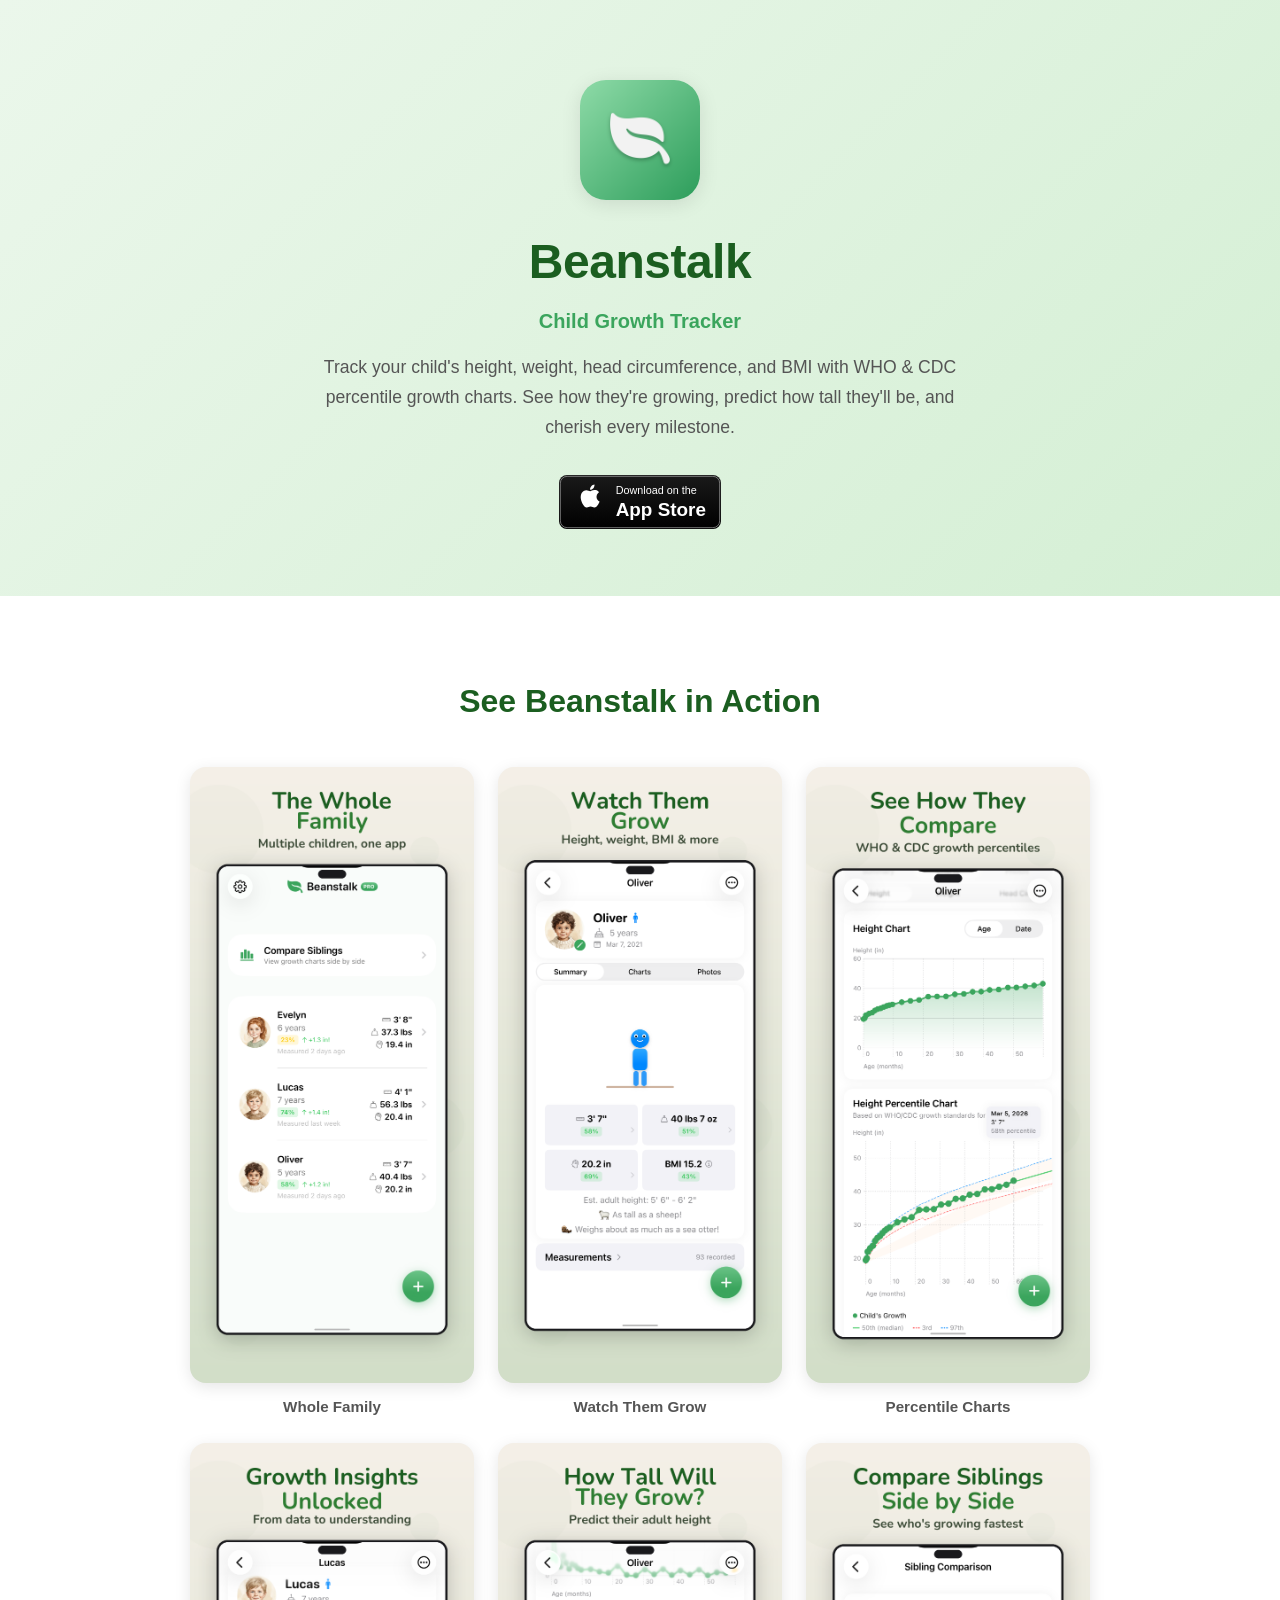
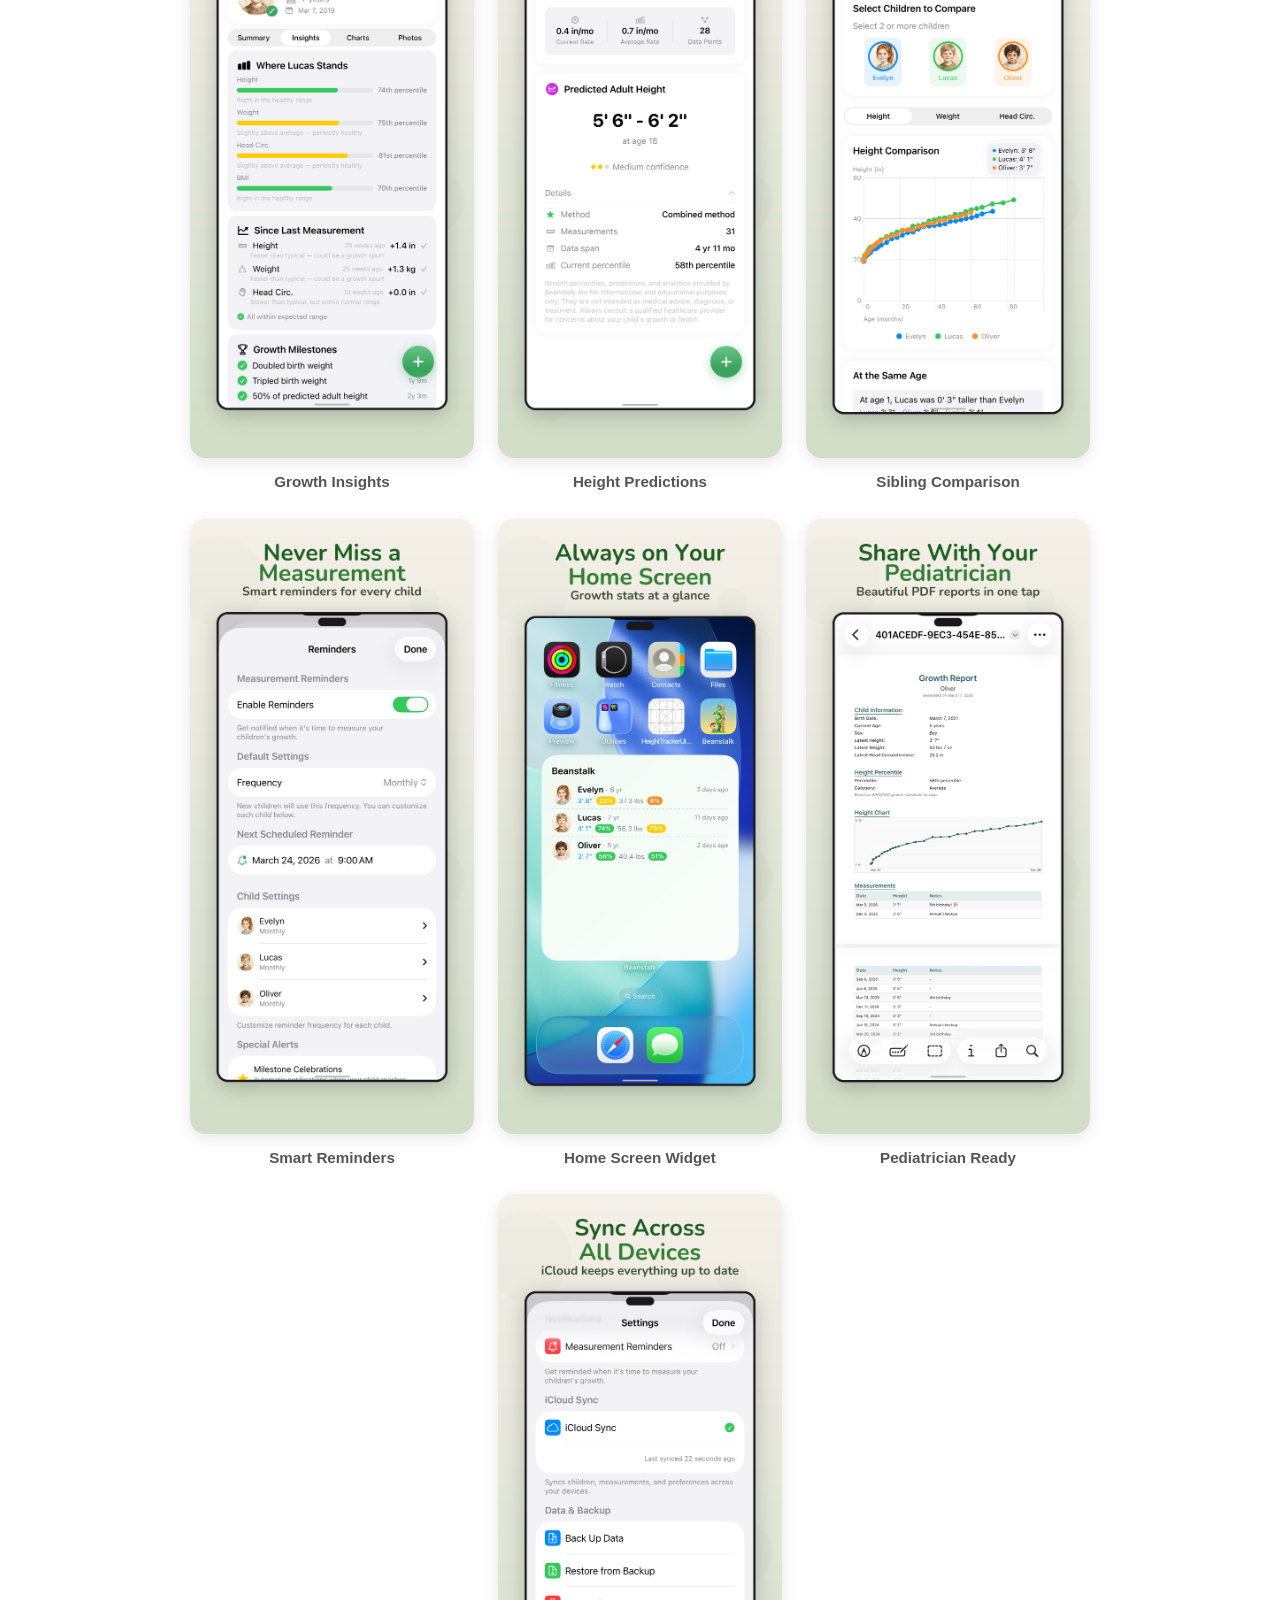
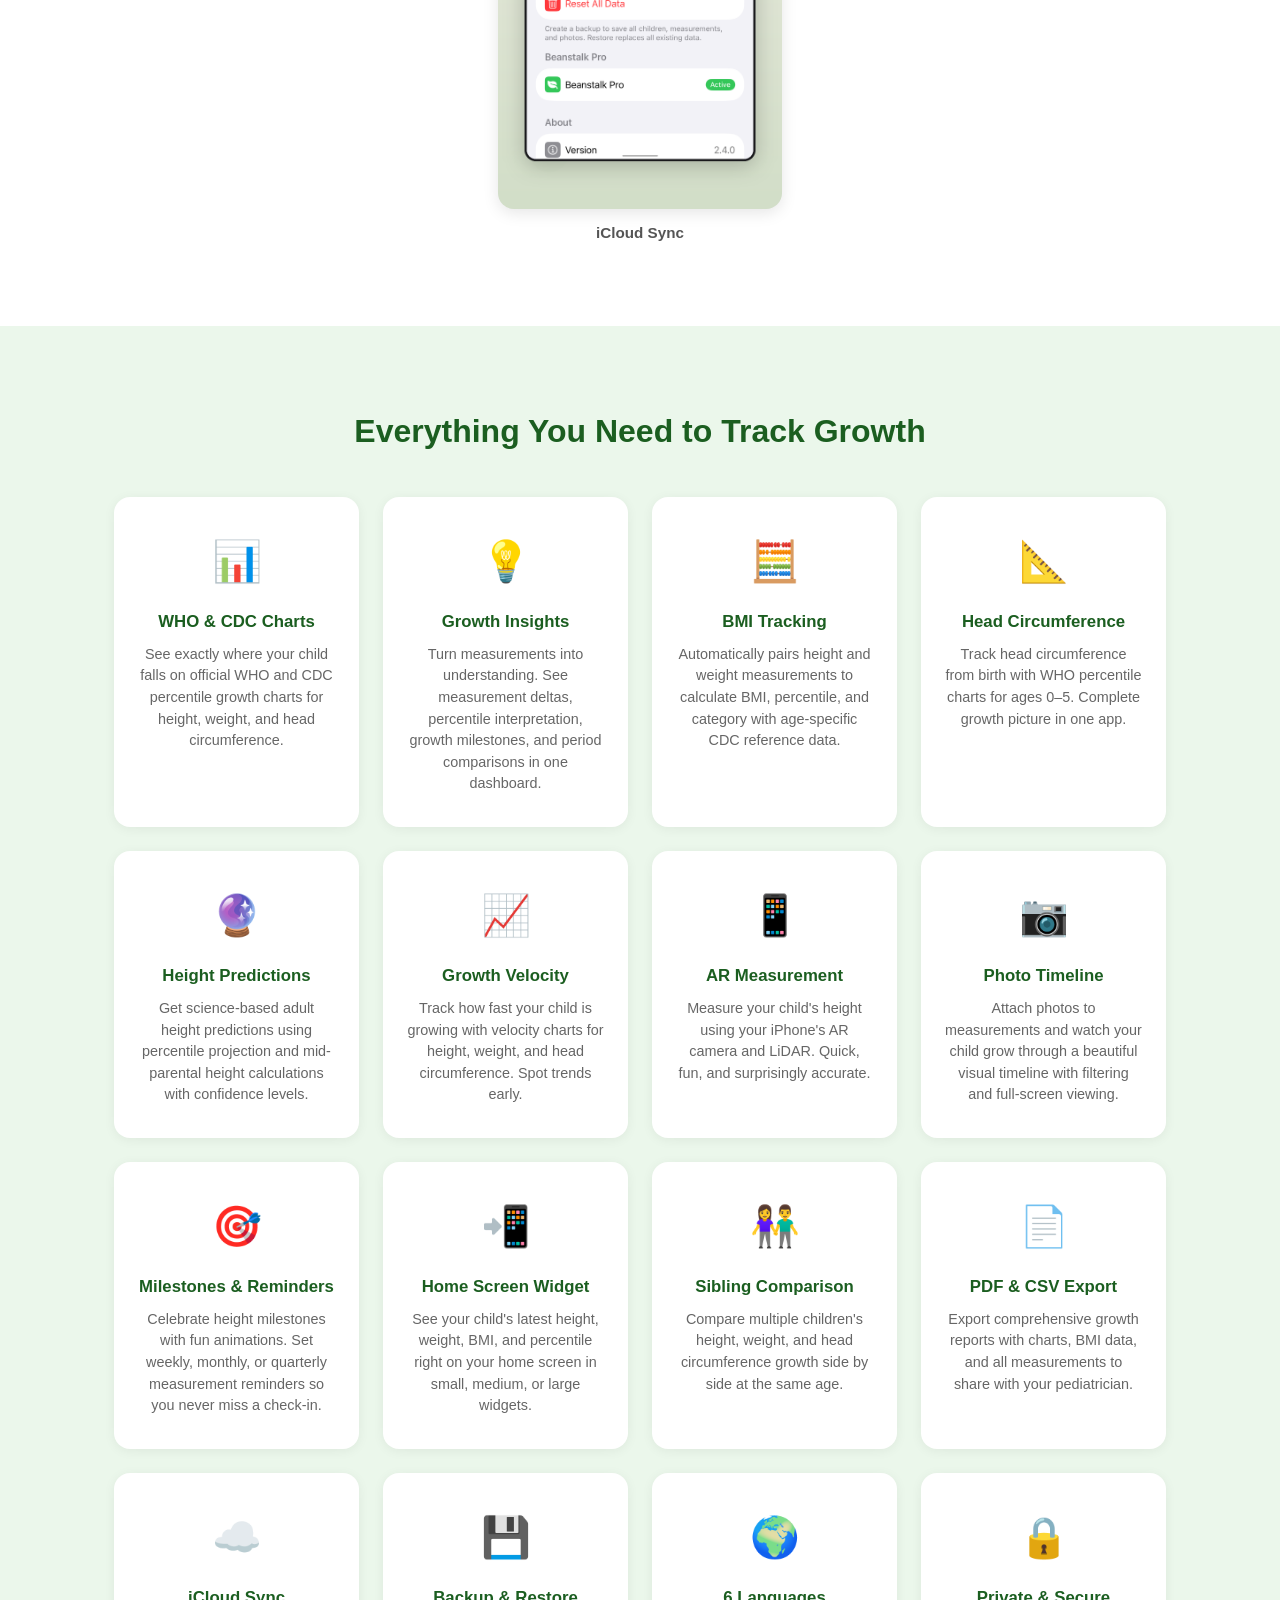
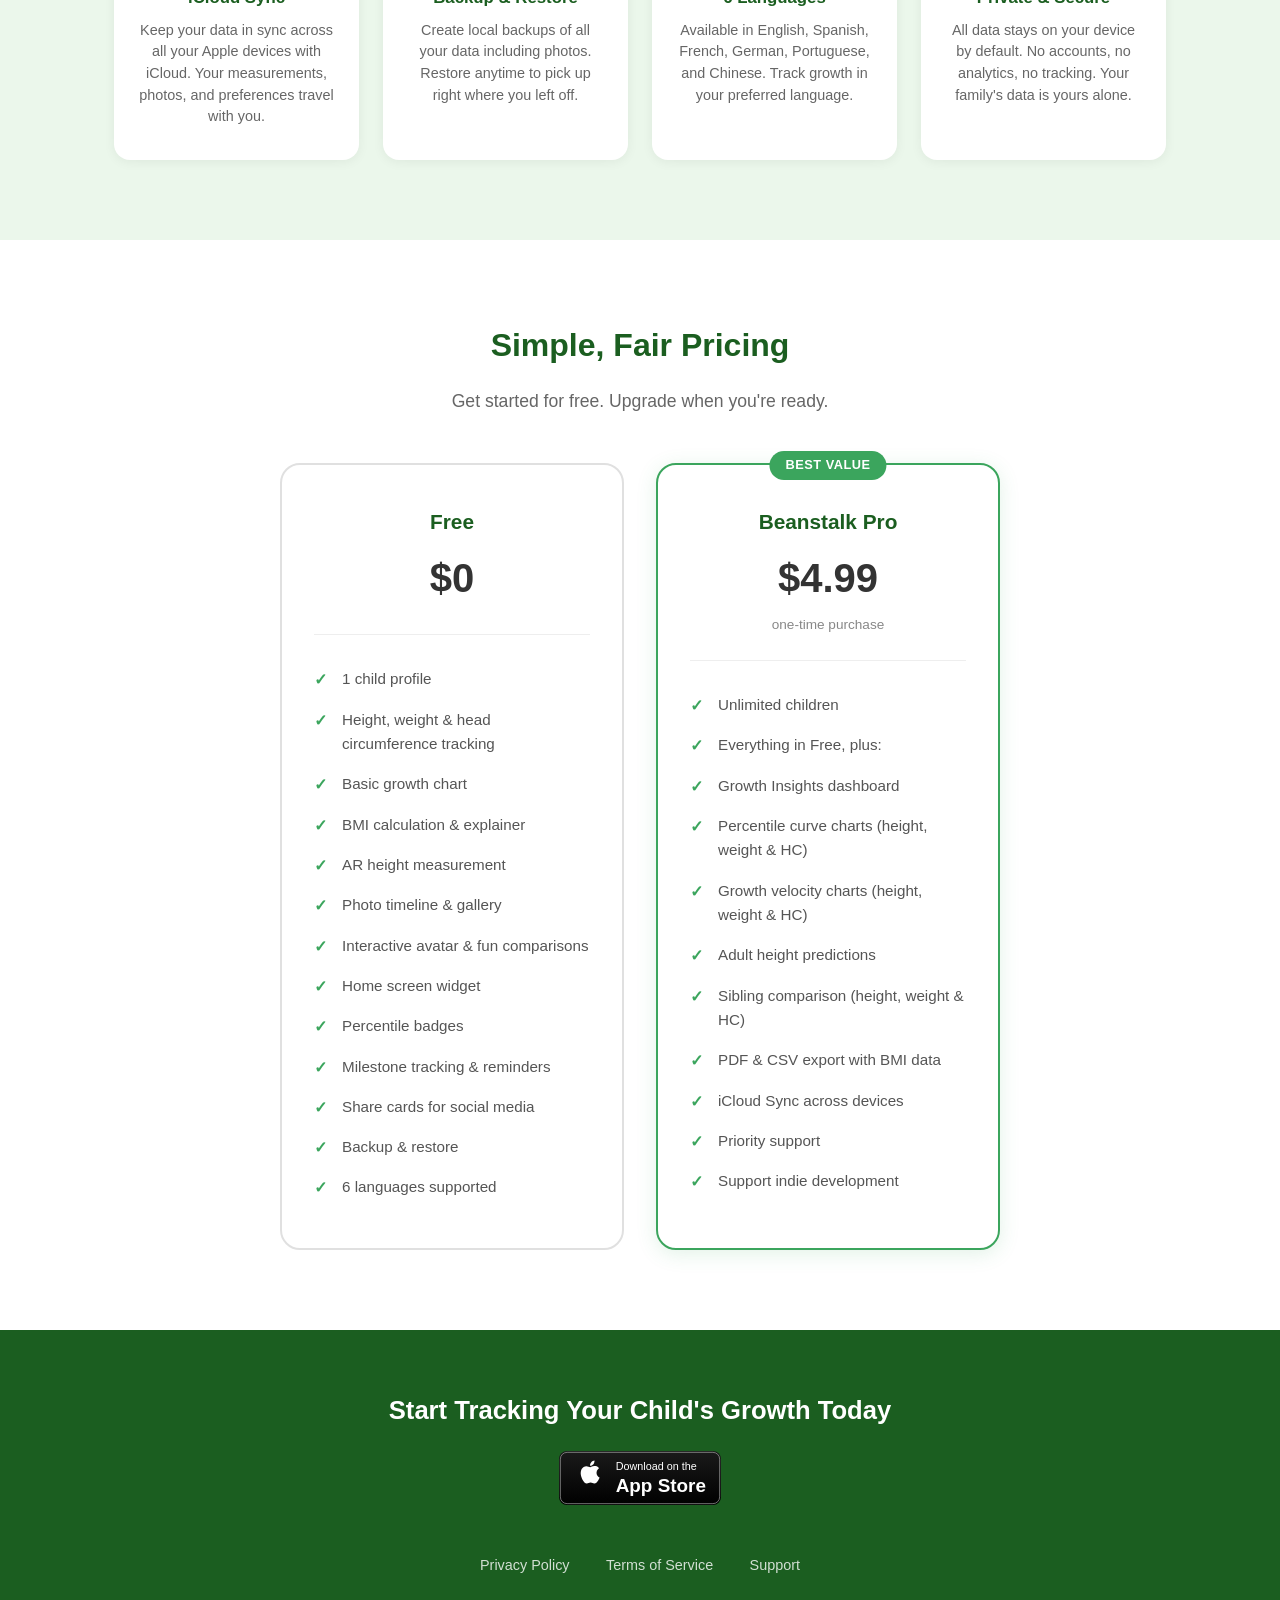
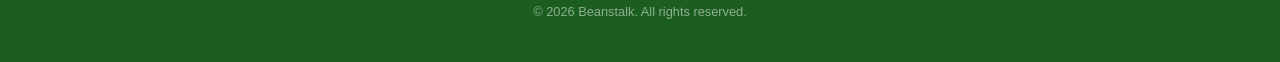
<file: index.html>
<!DOCTYPE html>
<html lang="en">
<head>
    <meta charset="UTF-8">
    <meta name="viewport" content="width=device-width, initial-scale=1.0">

    <title>Beanstalk - Child Growth Tracker | Height, Weight, Head Circumference &amp; BMI | WHO &amp; CDC Charts</title>
    <meta name="description" content="Track your child's height, weight, head circumference, and BMI with WHO & CDC percentile growth charts. Beanstalk offers Growth Insights, AR measurement, growth predictions, velocity charts, sibling comparison, photo timeline, milestones, iCloud Sync, and more. Free for iOS.">
    <meta name="keywords" content="child growth tracker, baby growth chart, height tracker, weight tracker, head circumference tracker, BMI tracker, WHO percentile, CDC growth chart, kids height, baby weight tracker, growth prediction, AR height measurement, pediatric growth, growth velocity, baby milestones, sibling comparison, child development, growth insights, iCloud sync, pediatrician report">
    <meta name="author" content="Beanstalk App">

    <!-- Open Graph -->
    <meta property="og:title" content="Beanstalk - Child Growth Tracker">
    <meta property="og:description" content="Track your child's height, weight, head circumference, and BMI with WHO & CDC percentile charts, Growth Insights, AR measurement, growth predictions, velocity charts, iCloud Sync, and more.">
    <meta property="og:type" content="website">
    <meta property="og:url" content="https://sudhanne-maker.github.io/sprout-child-growth-tracker-website/">
    <meta property="og:image" content="https://sudhanne-maker.github.io/sprout-child-growth-tracker-website/images/og-image.png">
    <meta property="og:site_name" content="Beanstalk - Child Growth Tracker">

    <!-- Twitter Card -->
    <meta name="twitter:card" content="summary_large_image">
    <meta name="twitter:title" content="Beanstalk - Child Growth Tracker">
    <meta name="twitter:description" content="Track your child's height, weight, head circumference, and BMI with WHO & CDC percentile charts, Growth Insights, AR measurement, growth predictions, velocity charts, iCloud Sync, and more.">
    <meta name="twitter:image" content="https://sudhanne-maker.github.io/sprout-child-growth-tracker-website/images/og-image.png">

    <!-- Smart App Banner -->
    <meta name="apple-itunes-app" content="app-id=6758862095">

    <!-- Favicon -->
    <link rel="icon" type="image/png" href="images/app-icon.png">
    <link rel="apple-touch-icon" href="images/app-icon.png">

    <!-- Canonical URL -->
    <link rel="canonical" href="https://sudhanne-maker.github.io/sprout-child-growth-tracker-website/">

    <!-- Stylesheet -->
    <link rel="stylesheet" href="css/style.css">

    <!-- Schema.org Structured Data -->
    <script type="application/ld+json">
    {
        "@context": "https://schema.org",
        "@type": "SoftwareApplication",
        "name": "Beanstalk - Child Growth Tracker",
        "operatingSystem": "iOS",
        "applicationCategory": "HealthApplication",
        "description": "Track your child's height, weight, head circumference, and BMI with WHO & CDC percentile growth charts. Features Growth Insights, AR measurement, growth predictions, velocity charts, sibling comparison, photo timeline, milestones, iCloud Sync, and more.",
        "offers": [
            {
                "@type": "Offer",
                "price": "0",
                "priceCurrency": "USD",
                "description": "Free version with core tracking features"
            },
            {
                "@type": "Offer",
                "price": "4.99",
                "priceCurrency": "USD",
                "description": "Beanstalk Pro with unlimited children, advanced charts, and export"
            }
        ],
        "downloadUrl": "https://apps.apple.com/us/app/sprout-height-tracker/id6758862095",
        "screenshot": "https://sudhanne-maker.github.io/sprout-child-growth-tracker-website/images/screenshot-1.png",
        "aggregateRating": {
            "@type": "AggregateRating",
            "ratingValue": "5.0",
            "ratingCount": "1"
        }
    }
    </script>
</head>
<body>

    <!-- Header / Hero -->
    <header class="hero">
        <div class="container">
            <div class="hero-content">
                <img src="images/app-icon.png" alt="Beanstalk App Icon" class="app-icon" width="120" height="120">
                <h1>Beanstalk</h1>
                <p class="subtitle">Child Growth Tracker</p>
                <p class="tagline">Track your child's height, weight, head circumference, and BMI with WHO &amp; CDC percentile growth charts. See how they're growing, predict how tall they'll be, and cherish every milestone.</p>
                <a href="https://apps.apple.com/us/app/sprout-height-tracker/id6758862095" class="app-store-badge" aria-label="Download on the App Store">
                    <img src="images/app-store-badge.svg" alt="Download on the App Store" height="54">
                </a>
            </div>
        </div>
    </header>

    <main>

        <!-- Screenshots -->
        <section class="screenshots" aria-label="App Screenshots">
            <div class="container">
                <h2>See Beanstalk in Action</h2>
                <div class="screenshot-grid">
                    <div class="screenshot-item">
                        <img src="images/screenshot-1.png" alt="Track multiple children in one app" loading="lazy">
                        <p>Whole Family</p>
                    </div>
                    <div class="screenshot-item">
                        <img src="images/screenshot-2.png" alt="Track your child's growth over time" loading="lazy">
                        <p>Watch Them Grow</p>
                    </div>
                    <div class="screenshot-item">
                        <img src="images/screenshot-3.png" alt="WHO and CDC percentile growth charts" loading="lazy">
                        <p>Percentile Charts</p>
                    </div>
                    <div class="screenshot-item">
                        <img src="images/screenshot-4.png" alt="Growth insights dashboard with measurement deltas and percentile interpretation" loading="lazy">
                        <p>Growth Insights</p>
                    </div>
                    <div class="screenshot-item">
                        <img src="images/screenshot-5.png" alt="Adult height prediction for your child" loading="lazy">
                        <p>Height Predictions</p>
                    </div>
                    <div class="screenshot-item">
                        <img src="images/screenshot-6.png" alt="Compare siblings side by side" loading="lazy">
                        <p>Sibling Comparison</p>
                    </div>
                    <div class="screenshot-item">
                        <img src="images/screenshot-7.png" alt="Smart measurement reminders" loading="lazy">
                        <p>Smart Reminders</p>
                    </div>
                    <div class="screenshot-item">
                        <img src="images/screenshot-8.png" alt="Home screen widget showing growth at a glance" loading="lazy">
                        <p>Home Screen Widget</p>
                    </div>
                    <div class="screenshot-item">
                        <img src="images/screenshot-9.png" alt="Export growth reports for pediatrician visits" loading="lazy">
                        <p>Pediatrician Ready</p>
                    </div>
                    <div class="screenshot-item">
                        <img src="images/screenshot-10.png" alt="iCloud Sync across all your devices" loading="lazy">
                        <p>iCloud Sync</p>
                    </div>
                </div>
            </div>
        </section>

        <!-- Features -->
        <section class="features" aria-label="Features">
            <div class="container">
                <h2>Everything You Need to Track Growth</h2>
                <div class="features-grid">
                    <div class="feature-card">
                        <div class="feature-icon" aria-hidden="true">&#x1F4CA;</div>
                        <h3>WHO &amp; CDC Charts</h3>
                        <p>See exactly where your child falls on official WHO and CDC percentile growth charts for height, weight, and head circumference.</p>
                    </div>
                    <div class="feature-card">
                        <div class="feature-icon" aria-hidden="true">&#x1F4A1;</div>
                        <h3>Growth Insights</h3>
                        <p>Turn measurements into understanding. See measurement deltas, percentile interpretation, growth milestones, and period comparisons in one dashboard.</p>
                    </div>
                    <div class="feature-card">
                        <div class="feature-icon" aria-hidden="true">&#x1F9EE;</div>
                        <h3>BMI Tracking</h3>
                        <p>Automatically pairs height and weight measurements to calculate BMI, percentile, and category with age-specific CDC reference data.</p>
                    </div>
                    <div class="feature-card">
                        <div class="feature-icon" aria-hidden="true">&#x1F4D0;</div>
                        <h3>Head Circumference</h3>
                        <p>Track head circumference from birth with WHO percentile charts for ages 0&ndash;5. Complete growth picture in one app.</p>
                    </div>
                    <div class="feature-card">
                        <div class="feature-icon" aria-hidden="true">&#x1F52E;</div>
                        <h3>Height Predictions</h3>
                        <p>Get science-based adult height predictions using percentile projection and mid-parental height calculations with confidence levels.</p>
                    </div>
                    <div class="feature-card">
                        <div class="feature-icon" aria-hidden="true">&#x1F4C8;</div>
                        <h3>Growth Velocity</h3>
                        <p>Track how fast your child is growing with velocity charts for height, weight, and head circumference. Spot trends early.</p>
                    </div>
                    <div class="feature-card">
                        <div class="feature-icon" aria-hidden="true">&#x1F4F1;</div>
                        <h3>AR Measurement</h3>
                        <p>Measure your child's height using your iPhone's AR camera and LiDAR. Quick, fun, and surprisingly accurate.</p>
                    </div>
                    <div class="feature-card">
                        <div class="feature-icon" aria-hidden="true">&#x1F4F7;</div>
                        <h3>Photo Timeline</h3>
                        <p>Attach photos to measurements and watch your child grow through a beautiful visual timeline with filtering and full-screen viewing.</p>
                    </div>
                    <div class="feature-card">
                        <div class="feature-icon" aria-hidden="true">&#x1F3AF;</div>
                        <h3>Milestones &amp; Reminders</h3>
                        <p>Celebrate height milestones with fun animations. Set weekly, monthly, or quarterly measurement reminders so you never miss a check-in.</p>
                    </div>
                    <div class="feature-card">
                        <div class="feature-icon" aria-hidden="true">&#x1F4F2;</div>
                        <h3>Home Screen Widget</h3>
                        <p>See your child's latest height, weight, BMI, and percentile right on your home screen in small, medium, or large widgets.</p>
                    </div>
                    <div class="feature-card">
                        <div class="feature-icon" aria-hidden="true">&#x1F46B;</div>
                        <h3>Sibling Comparison</h3>
                        <p>Compare multiple children's height, weight, and head circumference growth side by side at the same age.</p>
                    </div>
                    <div class="feature-card">
                        <div class="feature-icon" aria-hidden="true">&#x1F4C4;</div>
                        <h3>PDF &amp; CSV Export</h3>
                        <p>Export comprehensive growth reports with charts, BMI data, and all measurements to share with your pediatrician.</p>
                    </div>
                    <div class="feature-card">
                        <div class="feature-icon" aria-hidden="true">&#x2601;&#xFE0F;</div>
                        <h3>iCloud Sync</h3>
                        <p>Keep your data in sync across all your Apple devices with iCloud. Your measurements, photos, and preferences travel with you.</p>
                    </div>
                    <div class="feature-card">
                        <div class="feature-icon" aria-hidden="true">&#x1F4BE;</div>
                        <h3>Backup &amp; Restore</h3>
                        <p>Create local backups of all your data including photos. Restore anytime to pick up right where you left off.</p>
                    </div>
                    <div class="feature-card">
                        <div class="feature-icon" aria-hidden="true">&#x1F30D;</div>
                        <h3>6 Languages</h3>
                        <p>Available in English, Spanish, French, German, Portuguese, and Chinese. Track growth in your preferred language.</p>
                    </div>
                    <div class="feature-card">
                        <div class="feature-icon" aria-hidden="true">&#x1F512;</div>
                        <h3>Private &amp; Secure</h3>
                        <p>All data stays on your device by default. No accounts, no analytics, no tracking. Your family's data is yours alone.</p>
                    </div>
                </div>
            </div>
        </section>

        <!-- Pricing -->
        <section class="pricing" aria-label="Pricing">
            <div class="container">
                <h2>Simple, Fair Pricing</h2>
                <p class="pricing-subtitle">Get started for free. Upgrade when you're ready.</p>
                <div class="pricing-grid">
                    <div class="pricing-card">
                        <div class="pricing-header">
                            <h3>Free</h3>
                            <div class="price">$0</div>
                        </div>
                        <ul class="pricing-features">
                            <li>1 child profile</li>
                            <li>Height, weight &amp; head circumference tracking</li>
                            <li>Basic growth chart</li>
                            <li>BMI calculation &amp; explainer</li>
                            <li>AR height measurement</li>
                            <li>Photo timeline &amp; gallery</li>
                            <li>Interactive avatar &amp; fun comparisons</li>
                            <li>Home screen widget</li>
                            <li>Percentile badges</li>
                            <li>Milestone tracking &amp; reminders</li>
                            <li>Share cards for social media</li>
                            <li>Backup &amp; restore</li>
                            <li>6 languages supported</li>
                        </ul>
                    </div>
                    <div class="pricing-card pro">
                        <div class="pricing-badge">Best Value</div>
                        <div class="pricing-header">
                            <h3>Beanstalk Pro</h3>
                            <div class="price">$4.99</div>
                            <div class="price-period">one-time purchase</div>
                        </div>
                        <ul class="pricing-features">
                            <li>Unlimited children</li>
                            <li>Everything in Free, plus:</li>
                            <li>Growth Insights dashboard</li>
                            <li>Percentile curve charts (height, weight &amp; HC)</li>
                            <li>Growth velocity charts (height, weight &amp; HC)</li>
                            <li>Adult height predictions</li>
                            <li>Sibling comparison (height, weight &amp; HC)</li>
                            <li>PDF &amp; CSV export with BMI data</li>
                            <li>iCloud Sync across devices</li>
                            <li>Priority support</li>
                            <li>Support indie development</li>
                        </ul>
                    </div>
                </div>
            </div>
        </section>

    </main>

    <!-- Footer -->
    <footer>
        <div class="container">
            <div class="footer-cta">
                <h2>Start Tracking Your Child's Growth Today</h2>
                <a href="https://apps.apple.com/us/app/sprout-height-tracker/id6758862095" class="app-store-badge" aria-label="Download on the App Store">
                    <img src="images/app-store-badge.svg" alt="Download on the App Store" height="54">
                </a>
            </div>
            <div class="footer-links">
                <a href="privacy-policy.html">Privacy Policy</a>
                <a href="terms-of-service.html">Terms of Service</a>
                <a href="mailto:heighttracker.app@gmail.com">Support</a>
            </div>
            <p class="footer-copyright">&copy; 2026 Beanstalk. All rights reserved.</p>
        </div>
    </footer>

</body>
</html>
</file>
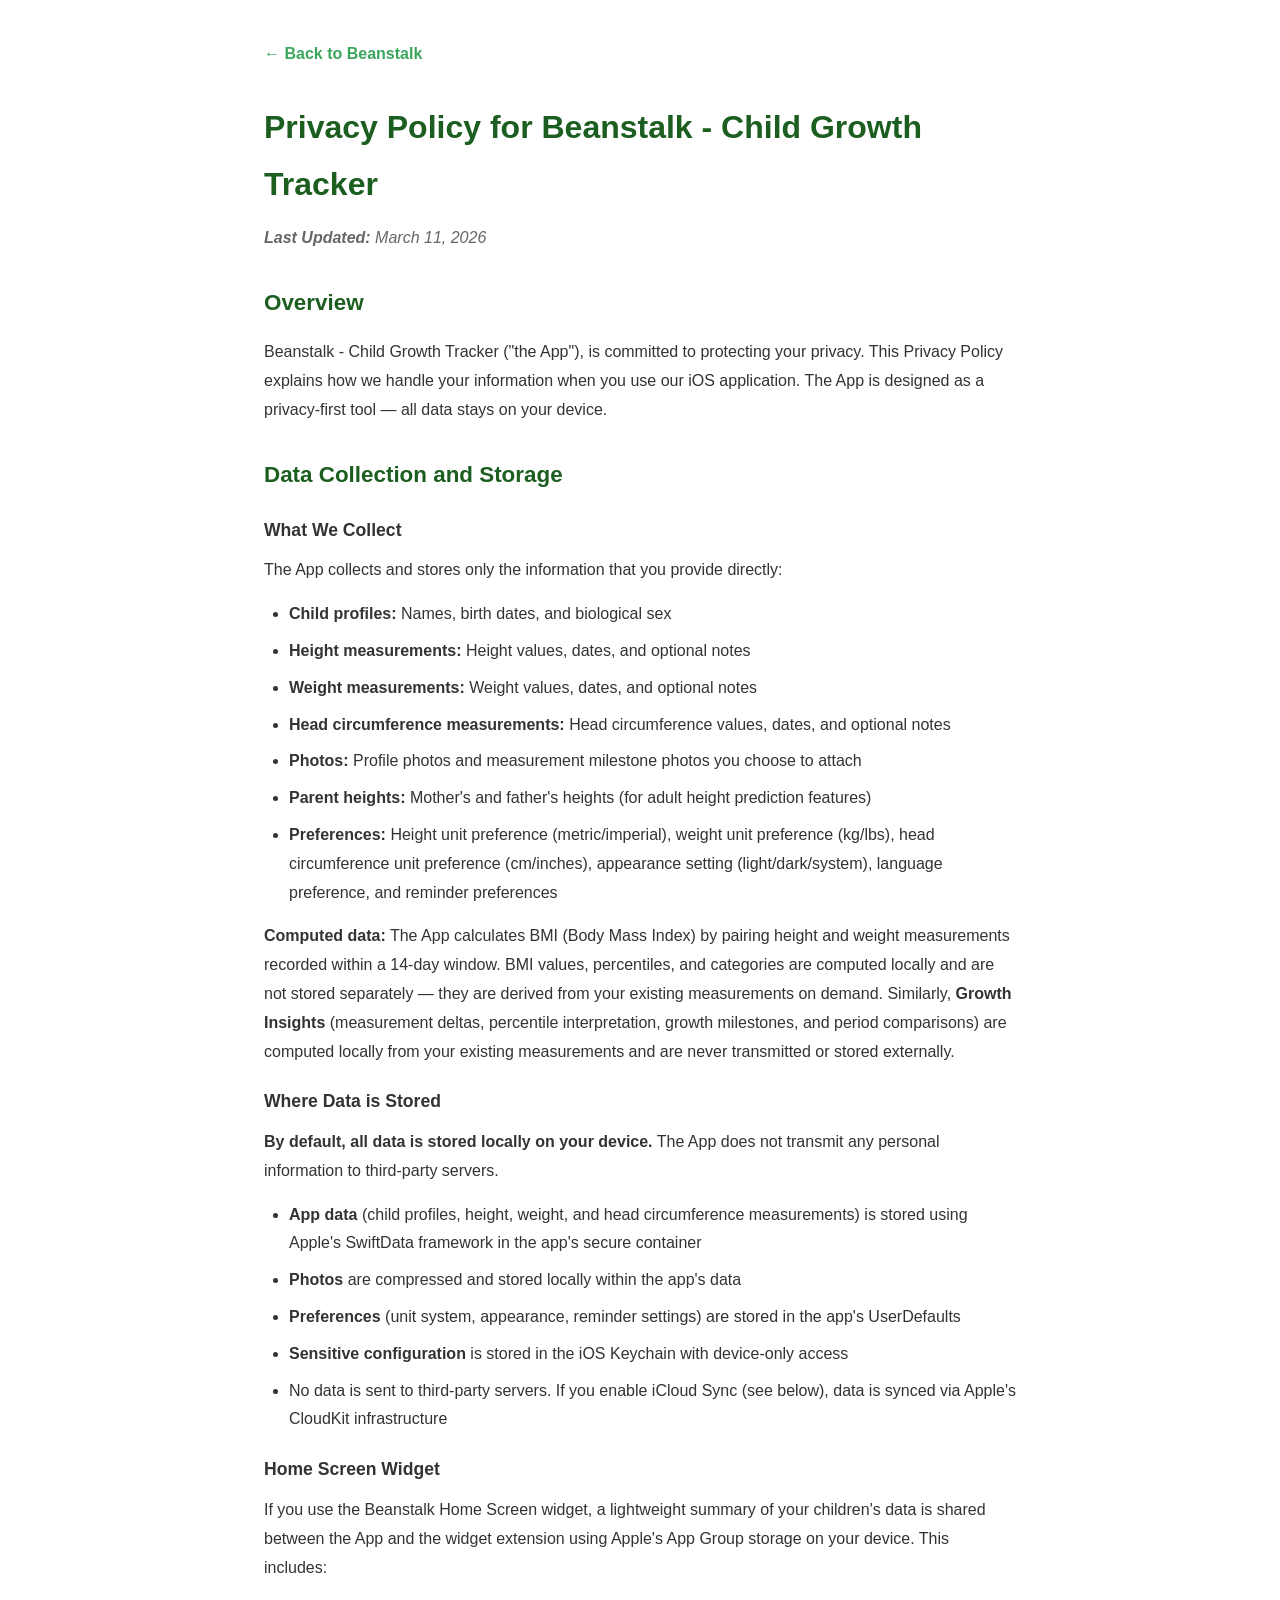
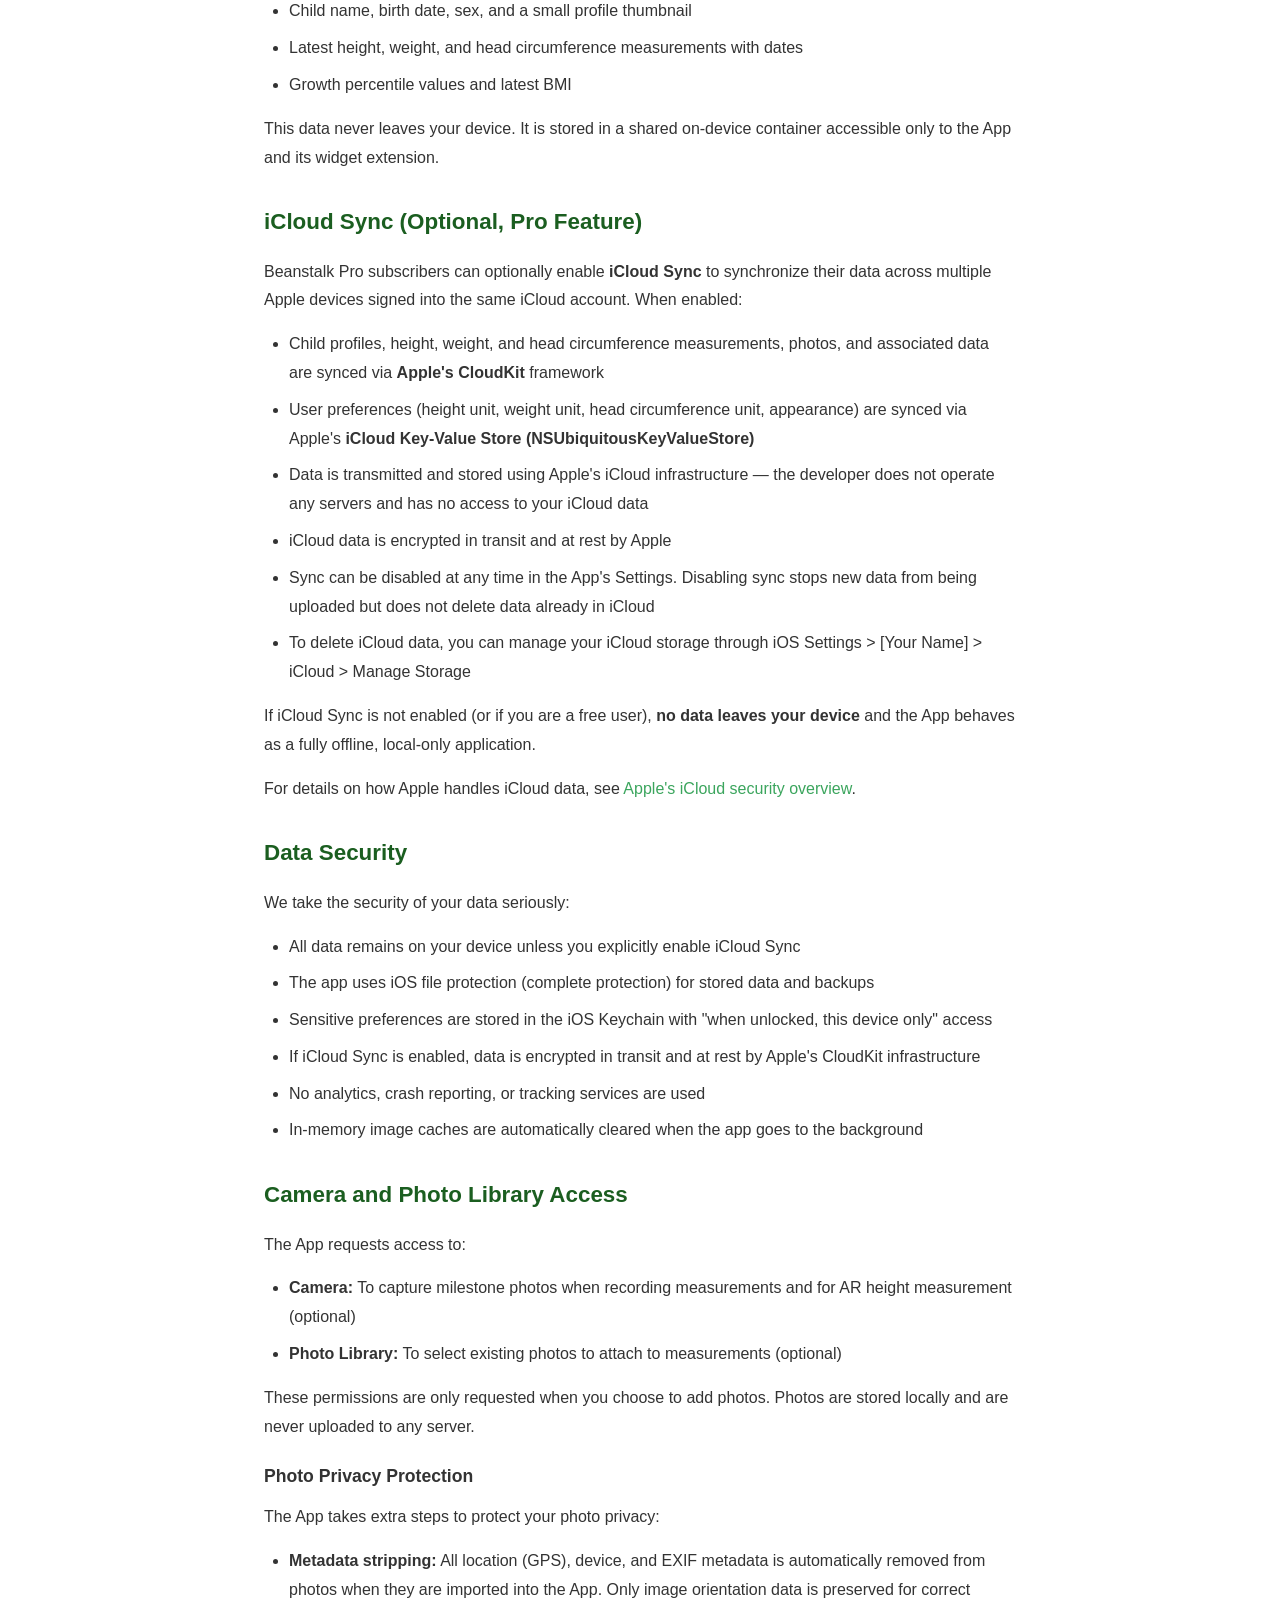
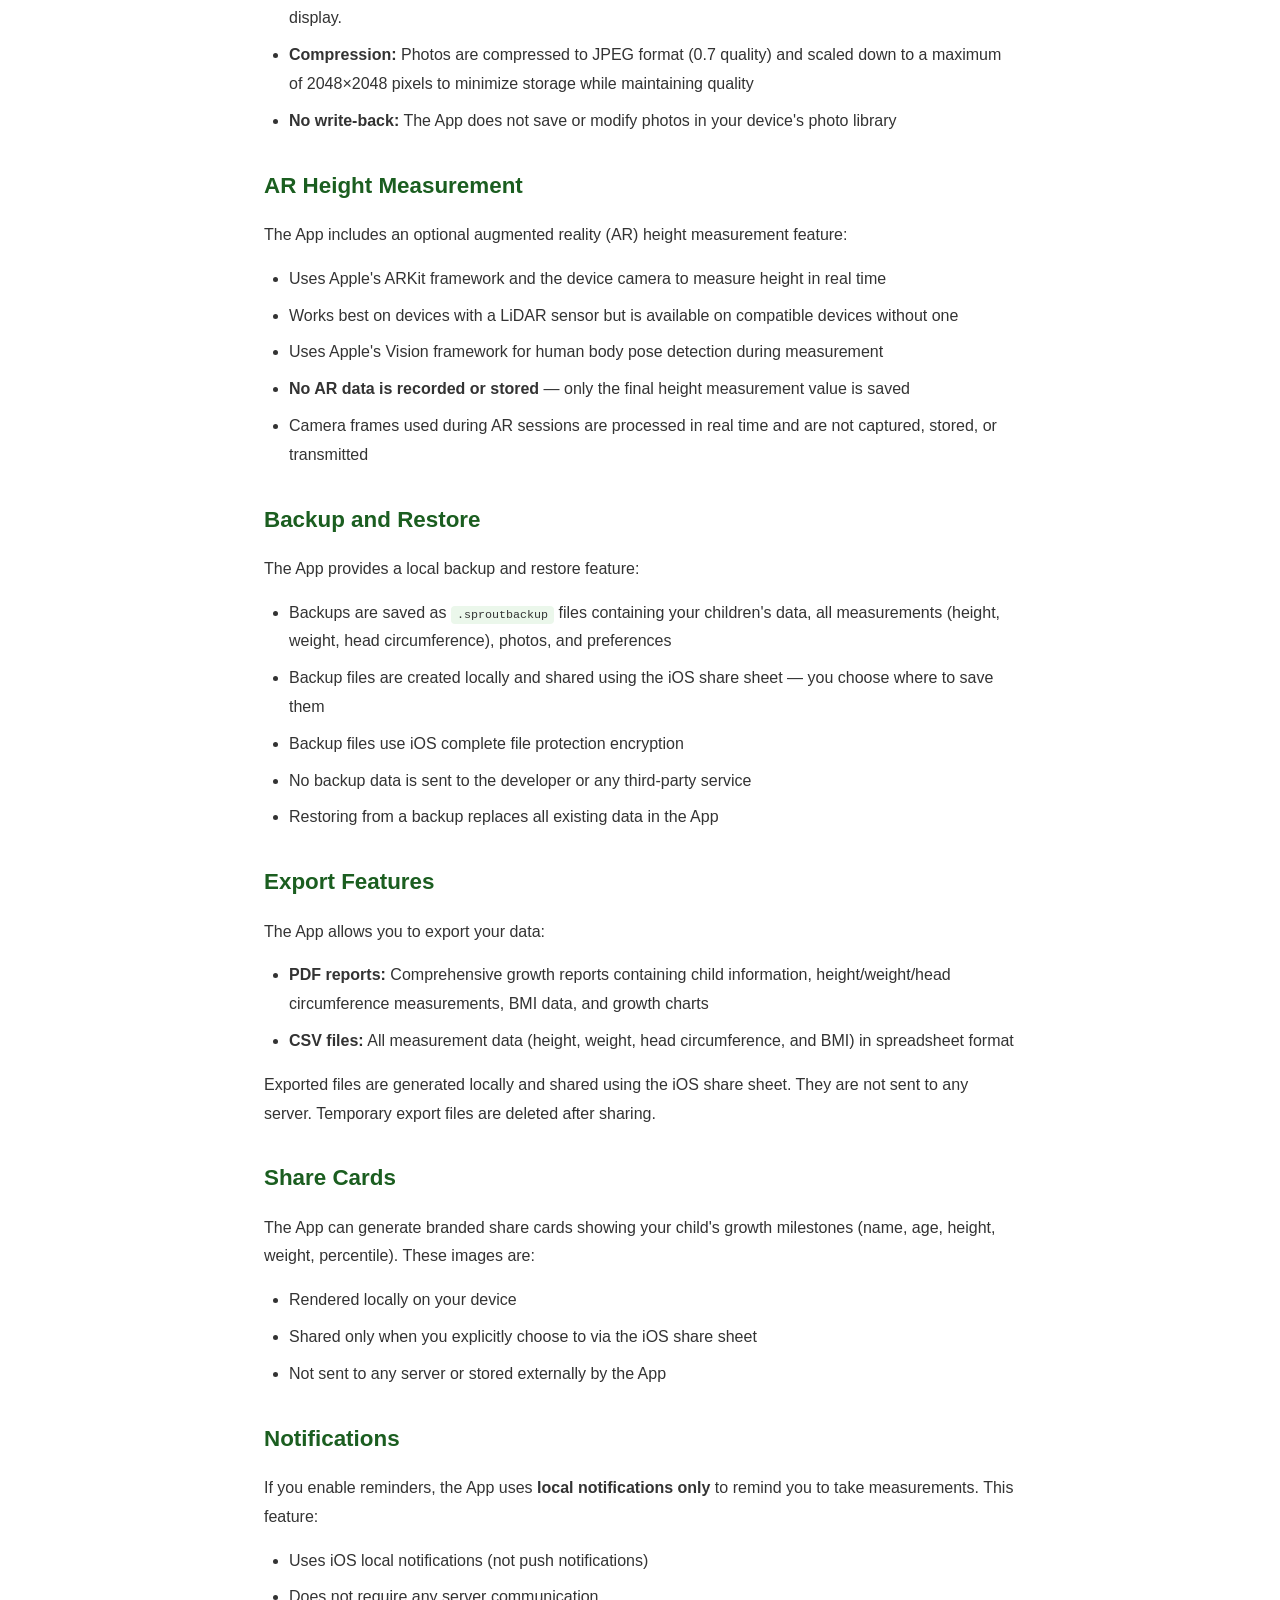
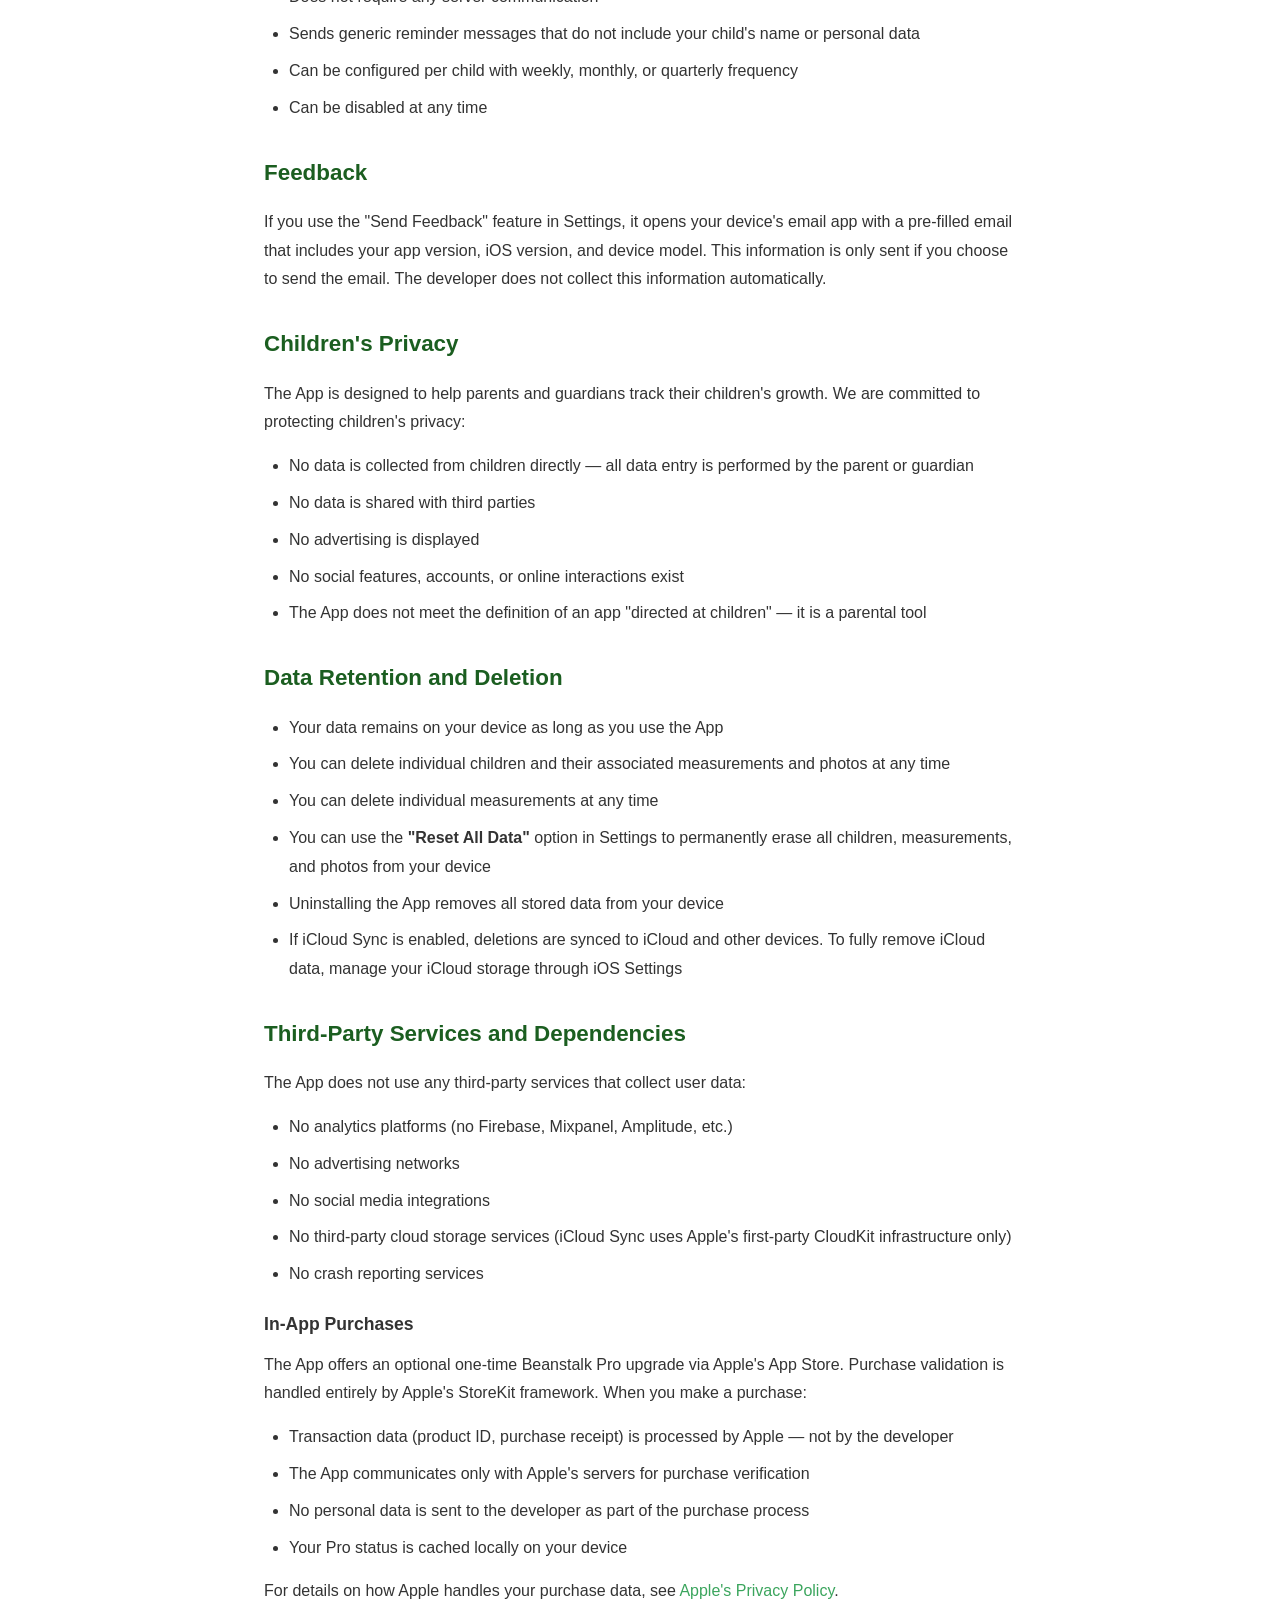
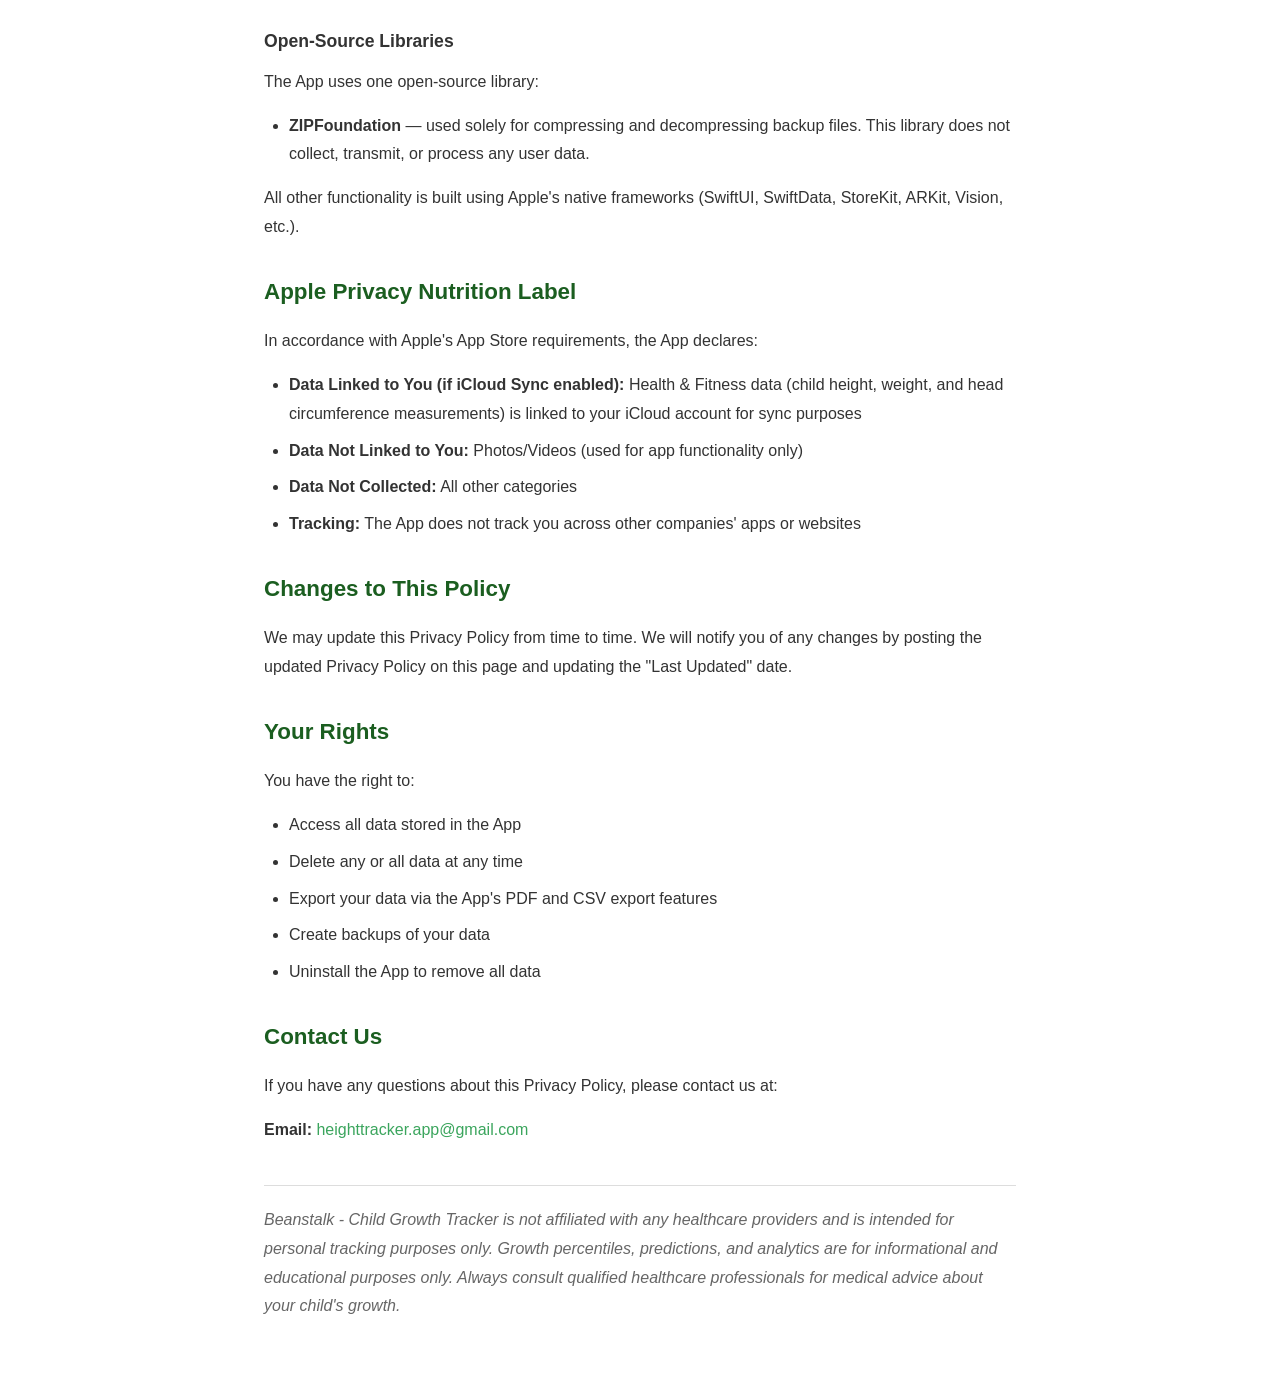
<file: privacy-policy.html>
<!DOCTYPE html>
<html lang="en">
<head>
    <meta charset="UTF-8">
    <meta name="viewport" content="width=device-width, initial-scale=1.0">
    <title>Privacy Policy - Beanstalk - Child Growth Tracker</title>
    <meta name="description" content="Privacy Policy for Beanstalk - Child Growth Tracker. Learn how we protect your family's data.">

    <!-- Favicon -->
    <link rel="icon" type="image/png" href="images/app-icon.png">
    <link rel="apple-touch-icon" href="images/app-icon.png">

    <!-- Stylesheet -->
    <link rel="stylesheet" href="css/style.css">
    <link rel="stylesheet" href="css/legal.css">
</head>
<body>
    <div class="legal-container">
        <a href="index.html" class="back-link">&larr; Back to Beanstalk</a>

        <h1>Privacy Policy for Beanstalk - Child Growth Tracker</h1>
        <p class="updated"><strong>Last Updated:</strong> March 11, 2026</p>

        <h2>Overview</h2>
        <p>Beanstalk - Child Growth Tracker ("the App"), is committed to protecting your privacy. This Privacy Policy explains how we handle your information when you use our iOS application. The App is designed as a privacy-first tool &mdash; all data stays on your device.</p>

        <h2>Data Collection and Storage</h2>

        <h3>What We Collect</h3>
        <p>The App collects and stores only the information that you provide directly:</p>
        <ul>
            <li><strong>Child profiles:</strong> Names, birth dates, and biological sex</li>
            <li><strong>Height measurements:</strong> Height values, dates, and optional notes</li>
            <li><strong>Weight measurements:</strong> Weight values, dates, and optional notes</li>
            <li><strong>Head circumference measurements:</strong> Head circumference values, dates, and optional notes</li>
            <li><strong>Photos:</strong> Profile photos and measurement milestone photos you choose to attach</li>
            <li><strong>Parent heights:</strong> Mother's and father's heights (for adult height prediction features)</li>
            <li><strong>Preferences:</strong> Height unit preference (metric/imperial), weight unit preference (kg/lbs), head circumference unit preference (cm/inches), appearance setting (light/dark/system), language preference, and reminder preferences</li>
        </ul>
        <p><strong>Computed data:</strong> The App calculates BMI (Body Mass Index) by pairing height and weight measurements recorded within a 14-day window. BMI values, percentiles, and categories are computed locally and are not stored separately &mdash; they are derived from your existing measurements on demand. Similarly, <strong>Growth Insights</strong> (measurement deltas, percentile interpretation, growth milestones, and period comparisons) are computed locally from your existing measurements and are never transmitted or stored externally.</p>

        <h3>Where Data is Stored</h3>
        <p><strong>By default, all data is stored locally on your device.</strong> The App does not transmit any personal information to third-party servers.</p>
        <ul>
            <li><strong>App data</strong> (child profiles, height, weight, and head circumference measurements) is stored using Apple's SwiftData framework in the app's secure container</li>
            <li><strong>Photos</strong> are compressed and stored locally within the app's data</li>
            <li><strong>Preferences</strong> (unit system, appearance, reminder settings) are stored in the app's UserDefaults</li>
            <li><strong>Sensitive configuration</strong> is stored in the iOS Keychain with device-only access</li>
            <li>No data is sent to third-party servers. If you enable iCloud Sync (see below), data is synced via Apple's CloudKit infrastructure</li>
        </ul>

        <h3>Home Screen Widget</h3>
        <p>If you use the Beanstalk Home Screen widget, a lightweight summary of your children's data is shared between the App and the widget extension using Apple's App Group storage on your device. This includes:</p>
        <ul>
            <li>Child name, birth date, sex, and a small profile thumbnail</li>
            <li>Latest height, weight, and head circumference measurements with dates</li>
            <li>Growth percentile values and latest BMI</li>
        </ul>
        <p>This data never leaves your device. It is stored in a shared on-device container accessible only to the App and its widget extension.</p>

        <h2>iCloud Sync (Optional, Pro Feature)</h2>
        <p>Beanstalk Pro subscribers can optionally enable <strong>iCloud Sync</strong> to synchronize their data across multiple Apple devices signed into the same iCloud account. When enabled:</p>
        <ul>
            <li>Child profiles, height, weight, and head circumference measurements, photos, and associated data are synced via <strong>Apple's CloudKit</strong> framework</li>
            <li>User preferences (height unit, weight unit, head circumference unit, appearance) are synced via Apple's <strong>iCloud Key-Value Store (NSUbiquitousKeyValueStore)</strong></li>
            <li>Data is transmitted and stored using Apple's iCloud infrastructure &mdash; the developer does not operate any servers and has no access to your iCloud data</li>
            <li>iCloud data is encrypted in transit and at rest by Apple</li>
            <li>Sync can be disabled at any time in the App's Settings. Disabling sync stops new data from being uploaded but does not delete data already in iCloud</li>
            <li>To delete iCloud data, you can manage your iCloud storage through iOS Settings &gt; [Your Name] &gt; iCloud &gt; Manage Storage</li>
        </ul>
        <p>If iCloud Sync is not enabled (or if you are a free user), <strong>no data leaves your device</strong> and the App behaves as a fully offline, local-only application.</p>
        <p>For details on how Apple handles iCloud data, see <a href="https://support.apple.com/en-us/102651">Apple's iCloud security overview</a>.</p>

        <h2>Data Security</h2>
        <p>We take the security of your data seriously:</p>
        <ul>
            <li>All data remains on your device unless you explicitly enable iCloud Sync</li>
            <li>The app uses iOS file protection (complete protection) for stored data and backups</li>
            <li>Sensitive preferences are stored in the iOS Keychain with "when unlocked, this device only" access</li>
            <li>If iCloud Sync is enabled, data is encrypted in transit and at rest by Apple's CloudKit infrastructure</li>
            <li>No analytics, crash reporting, or tracking services are used</li>
            <li>In-memory image caches are automatically cleared when the app goes to the background</li>
        </ul>

        <h2>Camera and Photo Library Access</h2>
        <p>The App requests access to:</p>
        <ul>
            <li><strong>Camera:</strong> To capture milestone photos when recording measurements and for AR height measurement (optional)</li>
            <li><strong>Photo Library:</strong> To select existing photos to attach to measurements (optional)</li>
        </ul>
        <p>These permissions are only requested when you choose to add photos. Photos are stored locally and are never uploaded to any server.</p>

        <h3>Photo Privacy Protection</h3>
        <p>The App takes extra steps to protect your photo privacy:</p>
        <ul>
            <li><strong>Metadata stripping:</strong> All location (GPS), device, and EXIF metadata is automatically removed from photos when they are imported into the App. Only image orientation data is preserved for correct display.</li>
            <li><strong>Compression:</strong> Photos are compressed to JPEG format (0.7 quality) and scaled down to a maximum of 2048&times;2048 pixels to minimize storage while maintaining quality</li>
            <li><strong>No write-back:</strong> The App does not save or modify photos in your device's photo library</li>
        </ul>

        <h2>AR Height Measurement</h2>
        <p>The App includes an optional augmented reality (AR) height measurement feature:</p>
        <ul>
            <li>Uses Apple's ARKit framework and the device camera to measure height in real time</li>
            <li>Works best on devices with a LiDAR sensor but is available on compatible devices without one</li>
            <li>Uses Apple's Vision framework for human body pose detection during measurement</li>
            <li><strong>No AR data is recorded or stored</strong> &mdash; only the final height measurement value is saved</li>
            <li>Camera frames used during AR sessions are processed in real time and are not captured, stored, or transmitted</li>
        </ul>

        <h2>Backup and Restore</h2>
        <p>The App provides a local backup and restore feature:</p>
        <ul>
            <li>Backups are saved as <code>.sproutbackup</code> files containing your children's data, all measurements (height, weight, head circumference), photos, and preferences</li>
            <li>Backup files are created locally and shared using the iOS share sheet &mdash; you choose where to save them</li>
            <li>Backup files use iOS complete file protection encryption</li>
            <li>No backup data is sent to the developer or any third-party service</li>
            <li>Restoring from a backup replaces all existing data in the App</li>
        </ul>

        <h2>Export Features</h2>
        <p>The App allows you to export your data:</p>
        <ul>
            <li><strong>PDF reports:</strong> Comprehensive growth reports containing child information, height/weight/head circumference measurements, BMI data, and growth charts</li>
            <li><strong>CSV files:</strong> All measurement data (height, weight, head circumference, and BMI) in spreadsheet format</li>
        </ul>
        <p>Exported files are generated locally and shared using the iOS share sheet. They are not sent to any server. Temporary export files are deleted after sharing.</p>

        <h2>Share Cards</h2>
        <p>The App can generate branded share cards showing your child's growth milestones (name, age, height, weight, percentile). These images are:</p>
        <ul>
            <li>Rendered locally on your device</li>
            <li>Shared only when you explicitly choose to via the iOS share sheet</li>
            <li>Not sent to any server or stored externally by the App</li>
        </ul>

        <h2>Notifications</h2>
        <p>If you enable reminders, the App uses <strong>local notifications only</strong> to remind you to take measurements. This feature:</p>
        <ul>
            <li>Uses iOS local notifications (not push notifications)</li>
            <li>Does not require any server communication</li>
            <li>Sends generic reminder messages that do not include your child's name or personal data</li>
            <li>Can be configured per child with weekly, monthly, or quarterly frequency</li>
            <li>Can be disabled at any time</li>
        </ul>

        <h2>Feedback</h2>
        <p>If you use the "Send Feedback" feature in Settings, it opens your device's email app with a pre-filled email that includes your app version, iOS version, and device model. This information is only sent if you choose to send the email. The developer does not collect this information automatically.</p>

        <h2>Children's Privacy</h2>
        <p>The App is designed to help parents and guardians track their children's growth. We are committed to protecting children's privacy:</p>
        <ul>
            <li>No data is collected from children directly &mdash; all data entry is performed by the parent or guardian</li>
            <li>No data is shared with third parties</li>
            <li>No advertising is displayed</li>
            <li>No social features, accounts, or online interactions exist</li>
            <li>The App does not meet the definition of an app "directed at children" &mdash; it is a parental tool</li>
        </ul>

        <h2>Data Retention and Deletion</h2>
        <ul>
            <li>Your data remains on your device as long as you use the App</li>
            <li>You can delete individual children and their associated measurements and photos at any time</li>
            <li>You can delete individual measurements at any time</li>
            <li>You can use the <strong>"Reset All Data"</strong> option in Settings to permanently erase all children, measurements, and photos from your device</li>
            <li>Uninstalling the App removes all stored data from your device</li>
            <li>If iCloud Sync is enabled, deletions are synced to iCloud and other devices. To fully remove iCloud data, manage your iCloud storage through iOS Settings</li>
        </ul>

        <h2>Third-Party Services and Dependencies</h2>
        <p>The App does not use any third-party services that collect user data:</p>
        <ul>
            <li>No analytics platforms (no Firebase, Mixpanel, Amplitude, etc.)</li>
            <li>No advertising networks</li>
            <li>No social media integrations</li>
            <li>No third-party cloud storage services (iCloud Sync uses Apple's first-party CloudKit infrastructure only)</li>
            <li>No crash reporting services</li>
        </ul>

        <h3>In-App Purchases</h3>
        <p>The App offers an optional one-time Beanstalk Pro upgrade via Apple's App Store. Purchase validation is handled entirely by Apple's StoreKit framework. When you make a purchase:</p>
        <ul>
            <li>Transaction data (product ID, purchase receipt) is processed by Apple &mdash; not by the developer</li>
            <li>The App communicates only with Apple's servers for purchase verification</li>
            <li>No personal data is sent to the developer as part of the purchase process</li>
            <li>Your Pro status is cached locally on your device</li>
        </ul>
        <p>For details on how Apple handles your purchase data, see <a href="https://www.apple.com/legal/privacy/">Apple's Privacy Policy</a>.</p>

        <h3>Open-Source Libraries</h3>
        <p>The App uses one open-source library:</p>
        <ul>
            <li><strong>ZIPFoundation</strong> &mdash; used solely for compressing and decompressing backup files. This library does not collect, transmit, or process any user data.</li>
        </ul>
        <p>All other functionality is built using Apple's native frameworks (SwiftUI, SwiftData, StoreKit, ARKit, Vision, etc.).</p>

        <h2>Apple Privacy Nutrition Label</h2>
        <p>In accordance with Apple's App Store requirements, the App declares:</p>
        <ul>
            <li><strong>Data Linked to You (if iCloud Sync enabled):</strong> Health &amp; Fitness data (child height, weight, and head circumference measurements) is linked to your iCloud account for sync purposes</li>
            <li><strong>Data Not Linked to You:</strong> Photos/Videos (used for app functionality only)</li>
            <li><strong>Data Not Collected:</strong> All other categories</li>
            <li><strong>Tracking:</strong> The App does not track you across other companies' apps or websites</li>
        </ul>

        <h2>Changes to This Policy</h2>
        <p>We may update this Privacy Policy from time to time. We will notify you of any changes by posting the updated Privacy Policy on this page and updating the "Last Updated" date.</p>

        <h2>Your Rights</h2>
        <p>You have the right to:</p>
        <ul>
            <li>Access all data stored in the App</li>
            <li>Delete any or all data at any time</li>
            <li>Export your data via the App's PDF and CSV export features</li>
            <li>Create backups of your data</li>
            <li>Uninstall the App to remove all data</li>
        </ul>

        <h2>Contact Us</h2>
        <p>If you have any questions about this Privacy Policy, please contact us at:</p>
        <p><strong>Email:</strong> <a href="mailto:heighttracker.app@gmail.com">heighttracker.app@gmail.com</a></p>

        <p class="disclaimer">Beanstalk - Child Growth Tracker is not affiliated with any healthcare providers and is intended for personal tracking purposes only. Growth percentiles, predictions, and analytics are for informational and educational purposes only. Always consult qualified healthcare professionals for medical advice about your child's growth.</p>
    </div>
</body>
</html>
</file>
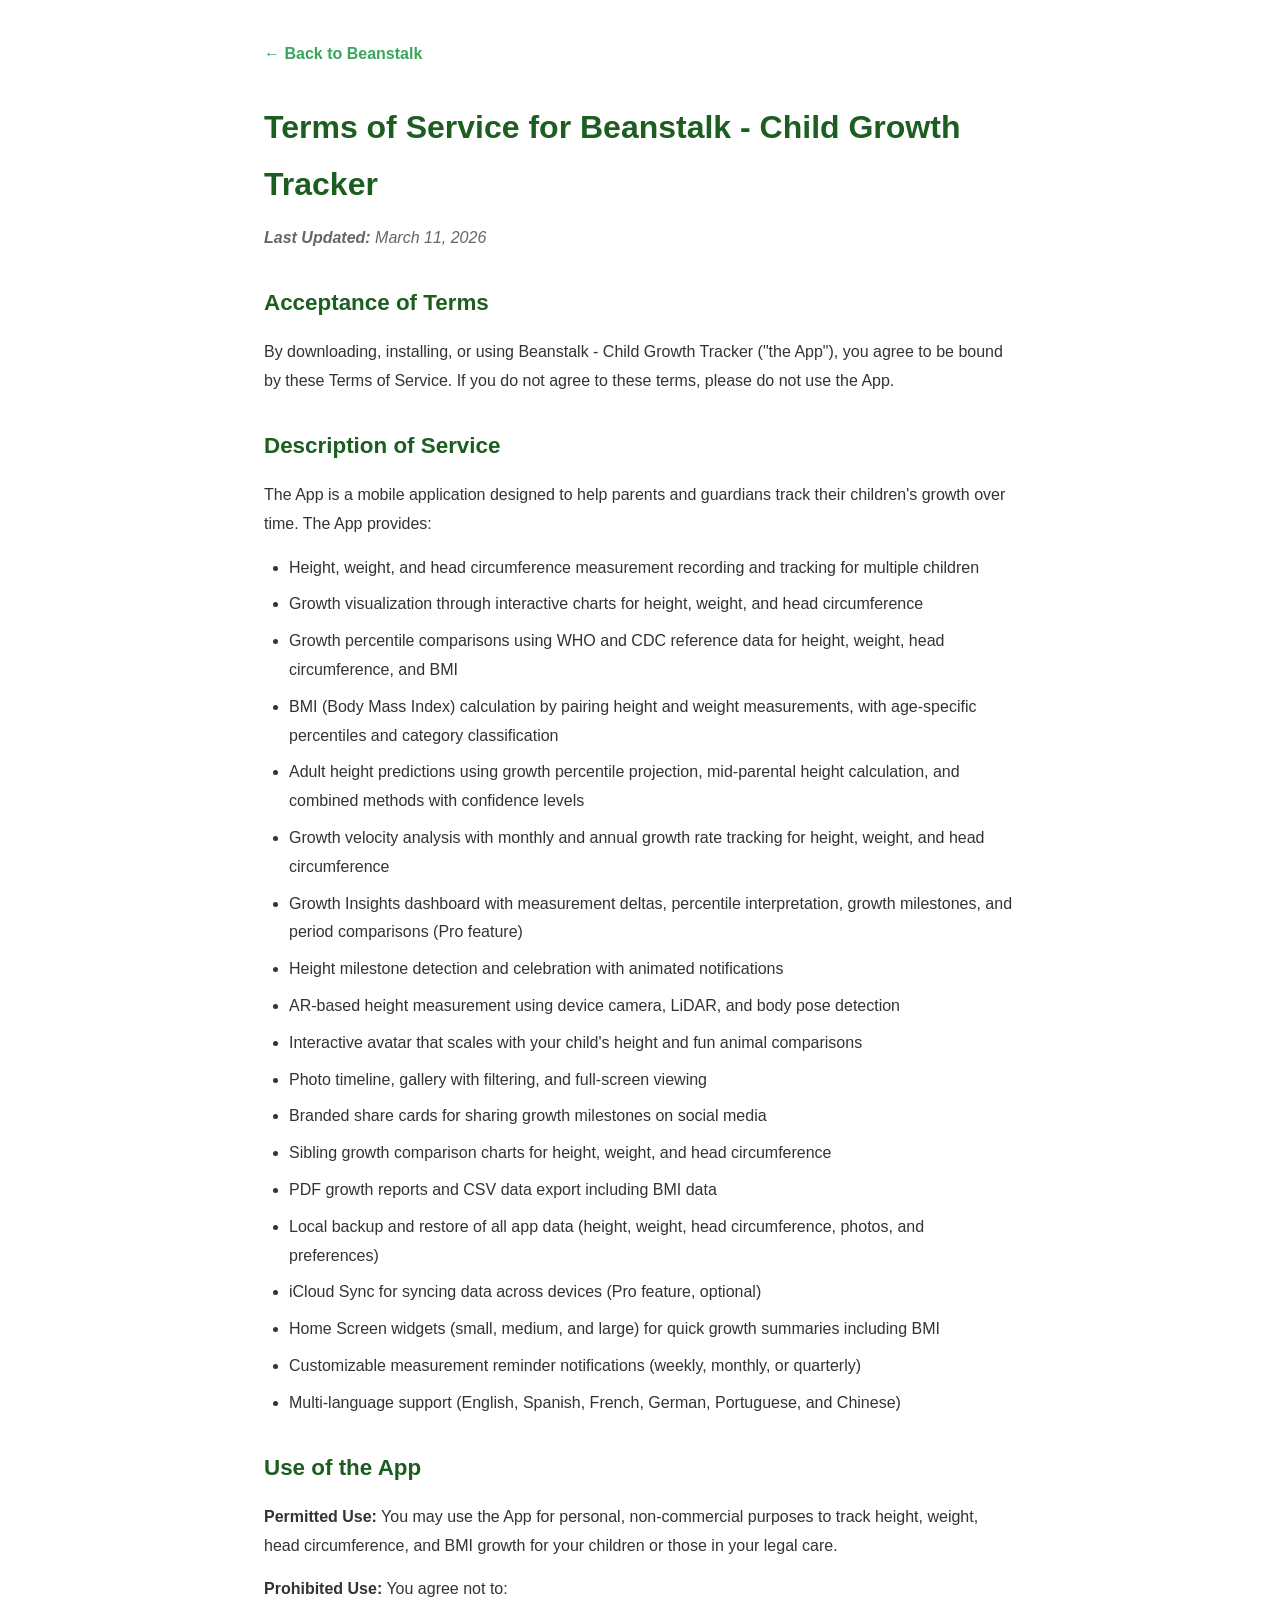
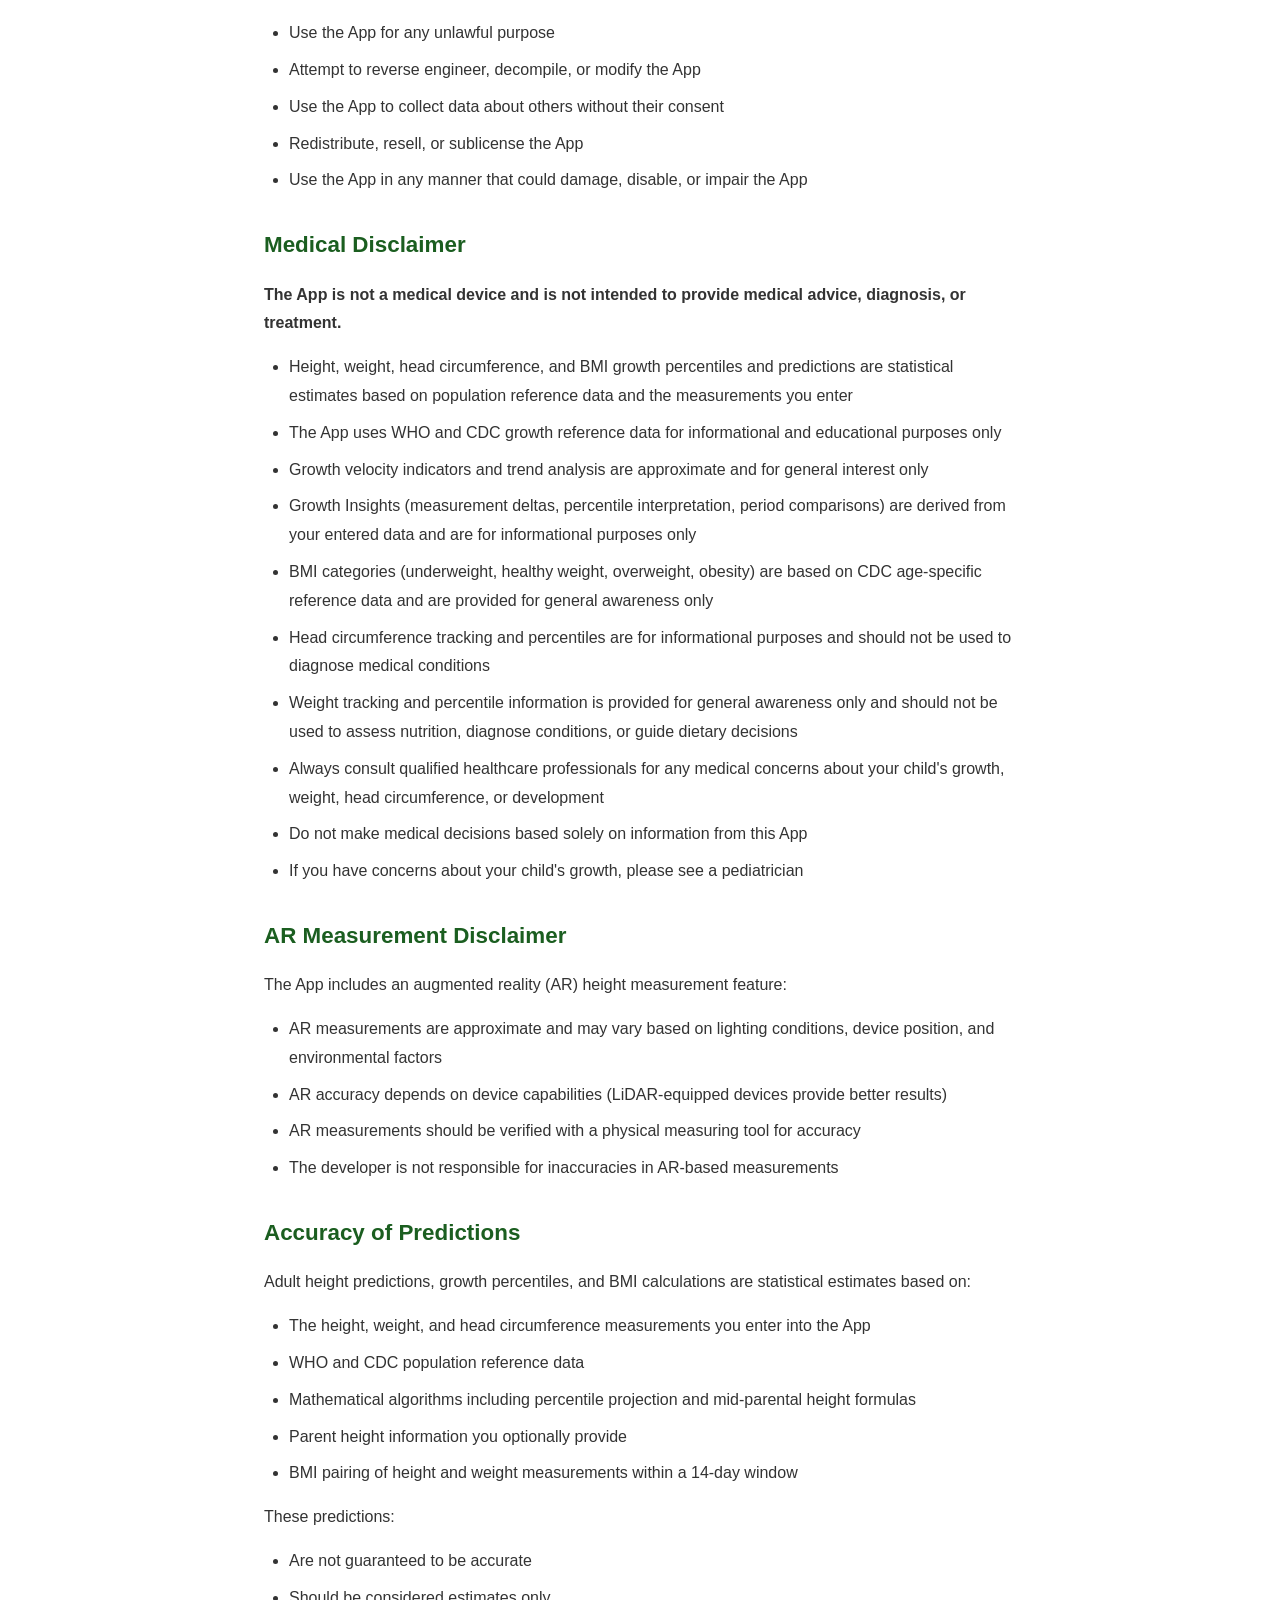
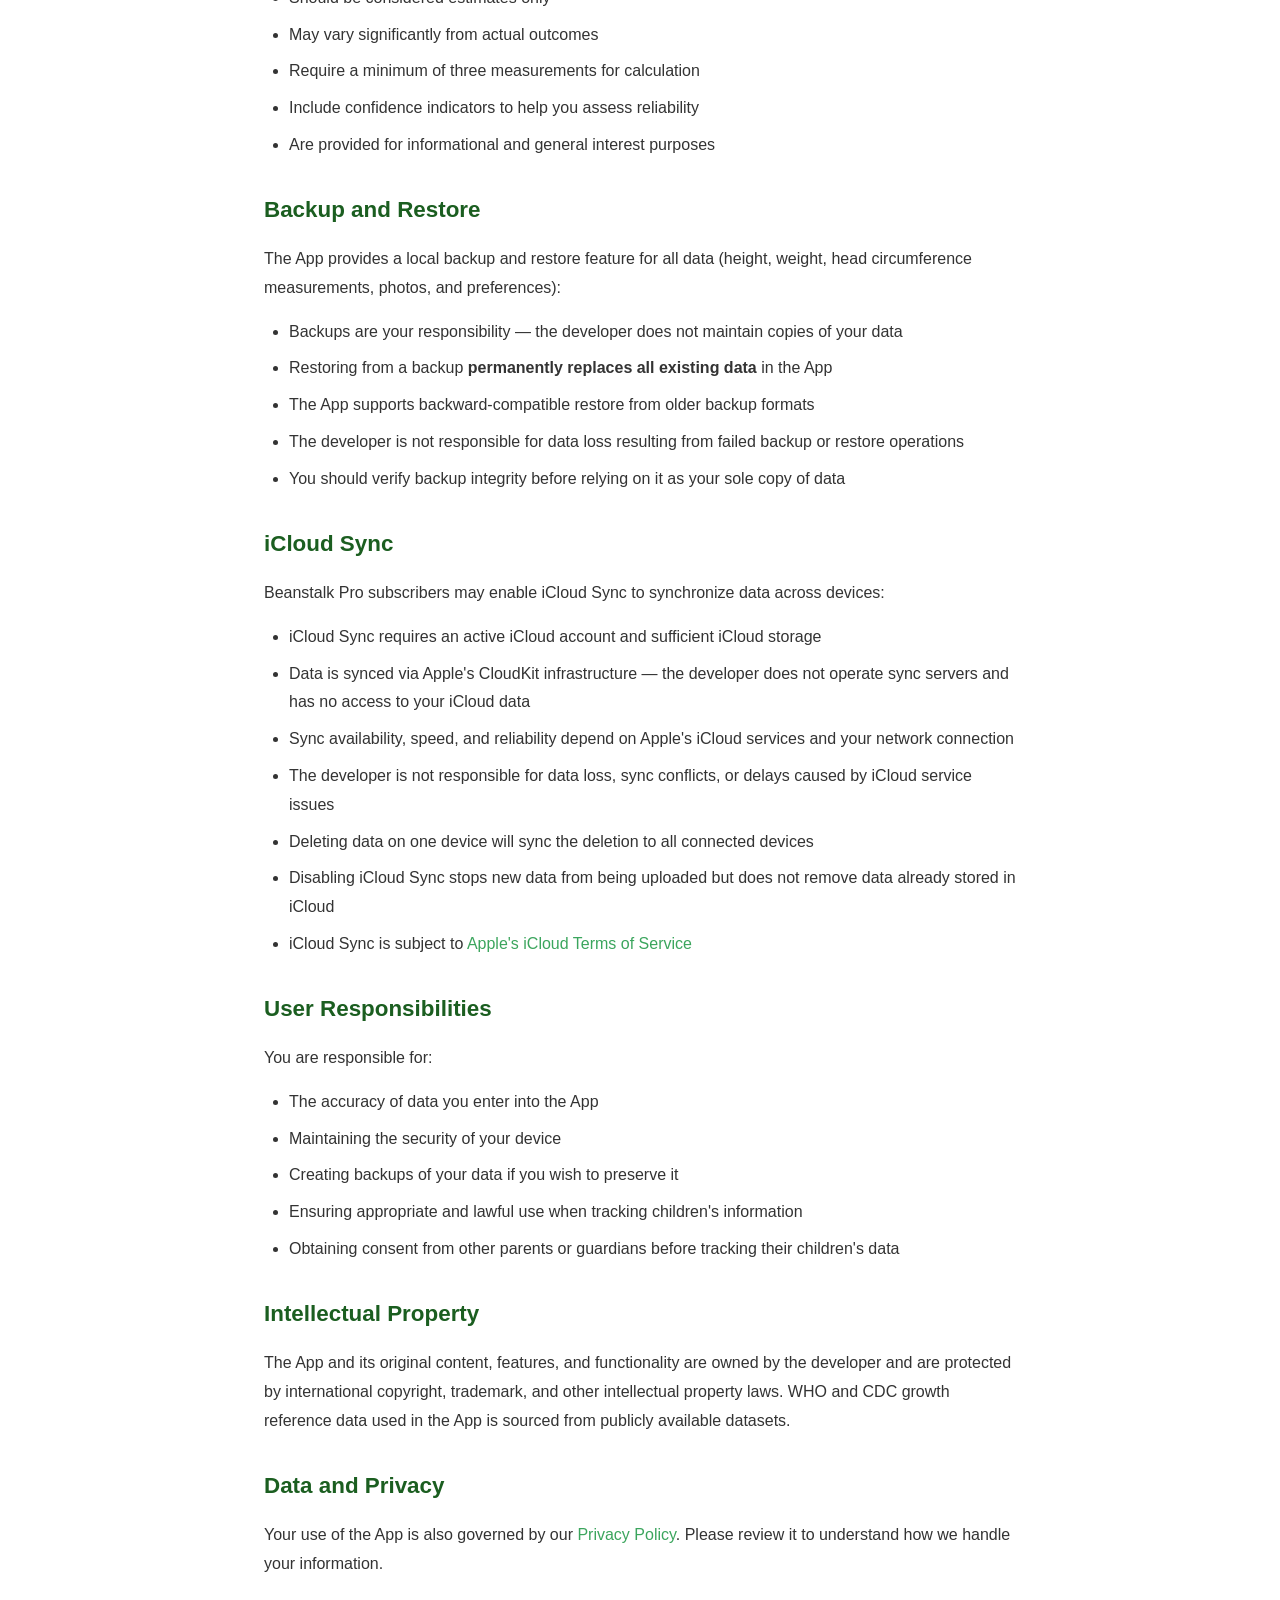
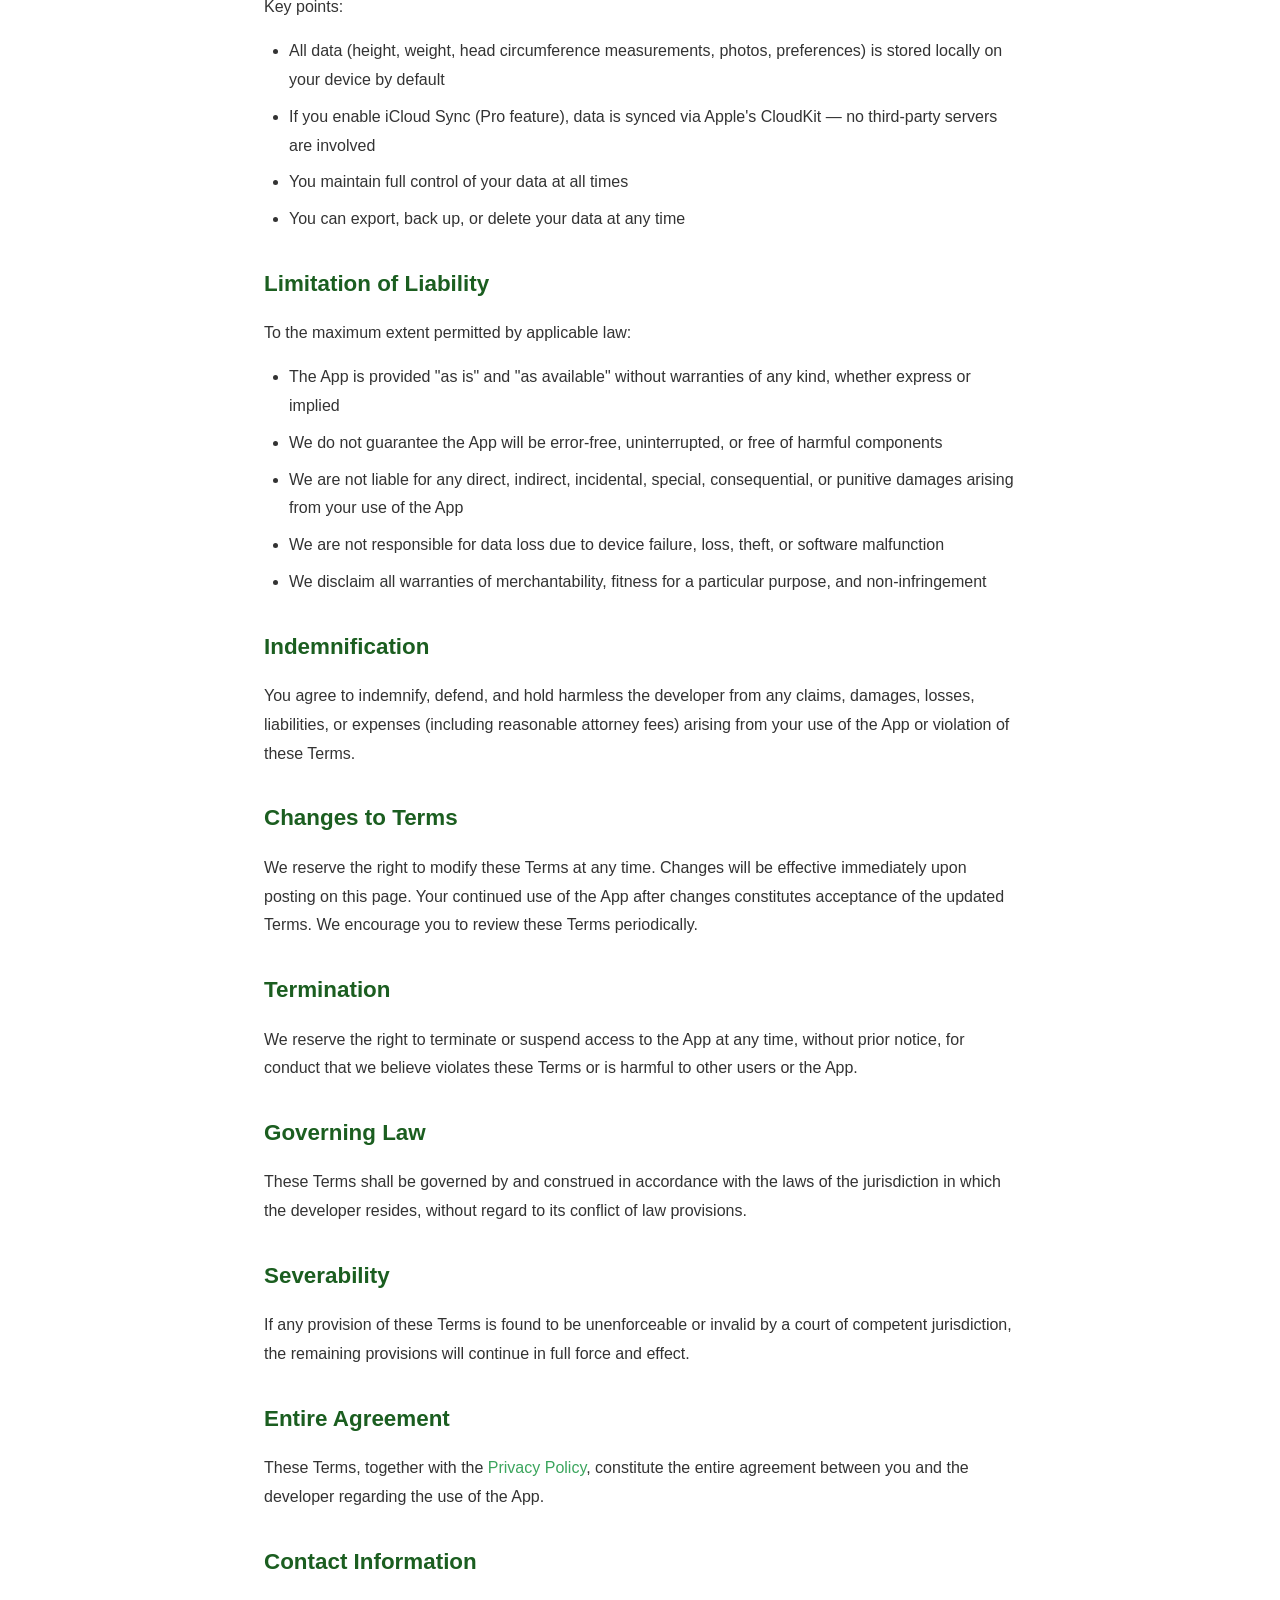
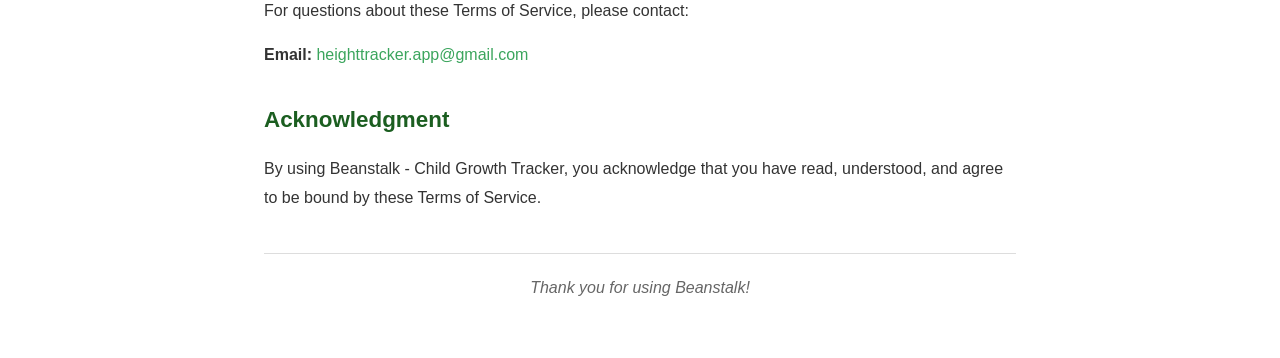
<file: terms-of-service.html>
<!DOCTYPE html>
<html lang="en">
<head>
    <meta charset="UTF-8">
    <meta name="viewport" content="width=device-width, initial-scale=1.0">
    <title>Terms of Service - Beanstalk - Child Growth Tracker</title>
    <meta name="description" content="Terms of Service for Beanstalk - Child Growth Tracker iOS app.">

    <!-- Favicon -->
    <link rel="icon" type="image/png" href="images/app-icon.png">
    <link rel="apple-touch-icon" href="images/app-icon.png">

    <!-- Stylesheet -->
    <link rel="stylesheet" href="css/style.css">
    <link rel="stylesheet" href="css/legal.css">
</head>
<body>
    <div class="legal-container">
        <a href="index.html" class="back-link">&larr; Back to Beanstalk</a>

        <h1>Terms of Service for Beanstalk - Child Growth Tracker</h1>
        <p class="updated"><strong>Last Updated:</strong> March 11, 2026</p>

        <h2>Acceptance of Terms</h2>
        <p>By downloading, installing, or using Beanstalk - Child Growth Tracker ("the App"), you agree to be bound by these Terms of Service. If you do not agree to these terms, please do not use the App.</p>

        <h2>Description of Service</h2>
        <p>The App is a mobile application designed to help parents and guardians track their children's growth over time. The App provides:</p>
        <ul>
            <li>Height, weight, and head circumference measurement recording and tracking for multiple children</li>
            <li>Growth visualization through interactive charts for height, weight, and head circumference</li>
            <li>Growth percentile comparisons using WHO and CDC reference data for height, weight, head circumference, and BMI</li>
            <li>BMI (Body Mass Index) calculation by pairing height and weight measurements, with age-specific percentiles and category classification</li>
            <li>Adult height predictions using growth percentile projection, mid-parental height calculation, and combined methods with confidence levels</li>
            <li>Growth velocity analysis with monthly and annual growth rate tracking for height, weight, and head circumference</li>
            <li>Growth Insights dashboard with measurement deltas, percentile interpretation, growth milestones, and period comparisons (Pro feature)</li>
            <li>Height milestone detection and celebration with animated notifications</li>
            <li>AR-based height measurement using device camera, LiDAR, and body pose detection</li>
            <li>Interactive avatar that scales with your child's height and fun animal comparisons</li>
            <li>Photo timeline, gallery with filtering, and full-screen viewing</li>
            <li>Branded share cards for sharing growth milestones on social media</li>
            <li>Sibling growth comparison charts for height, weight, and head circumference</li>
            <li>PDF growth reports and CSV data export including BMI data</li>
            <li>Local backup and restore of all app data (height, weight, head circumference, photos, and preferences)</li>
            <li>iCloud Sync for syncing data across devices (Pro feature, optional)</li>
            <li>Home Screen widgets (small, medium, and large) for quick growth summaries including BMI</li>
            <li>Customizable measurement reminder notifications (weekly, monthly, or quarterly)</li>
            <li>Multi-language support (English, Spanish, French, German, Portuguese, and Chinese)</li>
        </ul>

        <h2>Use of the App</h2>
        <p><strong>Permitted Use:</strong> You may use the App for personal, non-commercial purposes to track height, weight, head circumference, and BMI growth for your children or those in your legal care.</p>
        <p><strong>Prohibited Use:</strong> You agree not to:</p>
        <ul>
            <li>Use the App for any unlawful purpose</li>
            <li>Attempt to reverse engineer, decompile, or modify the App</li>
            <li>Use the App to collect data about others without their consent</li>
            <li>Redistribute, resell, or sublicense the App</li>
            <li>Use the App in any manner that could damage, disable, or impair the App</li>
        </ul>

        <h2>Medical Disclaimer</h2>
        <p><strong>The App is not a medical device and is not intended to provide medical advice, diagnosis, or treatment.</strong></p>
        <ul>
            <li>Height, weight, head circumference, and BMI growth percentiles and predictions are statistical estimates based on population reference data and the measurements you enter</li>
            <li>The App uses WHO and CDC growth reference data for informational and educational purposes only</li>
            <li>Growth velocity indicators and trend analysis are approximate and for general interest only</li>
            <li>Growth Insights (measurement deltas, percentile interpretation, period comparisons) are derived from your entered data and are for informational purposes only</li>
            <li>BMI categories (underweight, healthy weight, overweight, obesity) are based on CDC age-specific reference data and are provided for general awareness only</li>
            <li>Head circumference tracking and percentiles are for informational purposes and should not be used to diagnose medical conditions</li>
            <li>Weight tracking and percentile information is provided for general awareness only and should not be used to assess nutrition, diagnose conditions, or guide dietary decisions</li>
            <li>Always consult qualified healthcare professionals for any medical concerns about your child's growth, weight, head circumference, or development</li>
            <li>Do not make medical decisions based solely on information from this App</li>
            <li>If you have concerns about your child's growth, please see a pediatrician</li>
        </ul>

        <h2>AR Measurement Disclaimer</h2>
        <p>The App includes an augmented reality (AR) height measurement feature:</p>
        <ul>
            <li>AR measurements are approximate and may vary based on lighting conditions, device position, and environmental factors</li>
            <li>AR accuracy depends on device capabilities (LiDAR-equipped devices provide better results)</li>
            <li>AR measurements should be verified with a physical measuring tool for accuracy</li>
            <li>The developer is not responsible for inaccuracies in AR-based measurements</li>
        </ul>

        <h2>Accuracy of Predictions</h2>
        <p>Adult height predictions, growth percentiles, and BMI calculations are statistical estimates based on:</p>
        <ul>
            <li>The height, weight, and head circumference measurements you enter into the App</li>
            <li>WHO and CDC population reference data</li>
            <li>Mathematical algorithms including percentile projection and mid-parental height formulas</li>
            <li>Parent height information you optionally provide</li>
            <li>BMI pairing of height and weight measurements within a 14-day window</li>
        </ul>
        <p>These predictions:</p>
        <ul>
            <li>Are not guaranteed to be accurate</li>
            <li>Should be considered estimates only</li>
            <li>May vary significantly from actual outcomes</li>
            <li>Require a minimum of three measurements for calculation</li>
            <li>Include confidence indicators to help you assess reliability</li>
            <li>Are provided for informational and general interest purposes</li>
        </ul>

        <h2>Backup and Restore</h2>
        <p>The App provides a local backup and restore feature for all data (height, weight, head circumference measurements, photos, and preferences):</p>
        <ul>
            <li>Backups are your responsibility &mdash; the developer does not maintain copies of your data</li>
            <li>Restoring from a backup <strong>permanently replaces all existing data</strong> in the App</li>
            <li>The App supports backward-compatible restore from older backup formats</li>
            <li>The developer is not responsible for data loss resulting from failed backup or restore operations</li>
            <li>You should verify backup integrity before relying on it as your sole copy of data</li>
        </ul>

        <h2>iCloud Sync</h2>
        <p>Beanstalk Pro subscribers may enable iCloud Sync to synchronize data across devices:</p>
        <ul>
            <li>iCloud Sync requires an active iCloud account and sufficient iCloud storage</li>
            <li>Data is synced via Apple's CloudKit infrastructure &mdash; the developer does not operate sync servers and has no access to your iCloud data</li>
            <li>Sync availability, speed, and reliability depend on Apple's iCloud services and your network connection</li>
            <li>The developer is not responsible for data loss, sync conflicts, or delays caused by iCloud service issues</li>
            <li>Deleting data on one device will sync the deletion to all connected devices</li>
            <li>Disabling iCloud Sync stops new data from being uploaded but does not remove data already stored in iCloud</li>
            <li>iCloud Sync is subject to <a href="https://www.apple.com/legal/internet-services/icloud/">Apple's iCloud Terms of Service</a></li>
        </ul>

        <h2>User Responsibilities</h2>
        <p>You are responsible for:</p>
        <ul>
            <li>The accuracy of data you enter into the App</li>
            <li>Maintaining the security of your device</li>
            <li>Creating backups of your data if you wish to preserve it</li>
            <li>Ensuring appropriate and lawful use when tracking children's information</li>
            <li>Obtaining consent from other parents or guardians before tracking their children's data</li>
        </ul>

        <h2>Intellectual Property</h2>
        <p>The App and its original content, features, and functionality are owned by the developer and are protected by international copyright, trademark, and other intellectual property laws. WHO and CDC growth reference data used in the App is sourced from publicly available datasets.</p>

        <h2>Data and Privacy</h2>
        <p>Your use of the App is also governed by our <a href="privacy-policy.html">Privacy Policy</a>. Please review it to understand how we handle your information.</p>
        <p>Key points:</p>
        <ul>
            <li>All data (height, weight, head circumference measurements, photos, preferences) is stored locally on your device by default</li>
            <li>If you enable iCloud Sync (Pro feature), data is synced via Apple's CloudKit &mdash; no third-party servers are involved</li>
            <li>You maintain full control of your data at all times</li>
            <li>You can export, back up, or delete your data at any time</li>
        </ul>

        <h2>Limitation of Liability</h2>
        <p>To the maximum extent permitted by applicable law:</p>
        <ul>
            <li>The App is provided "as is" and "as available" without warranties of any kind, whether express or implied</li>
            <li>We do not guarantee the App will be error-free, uninterrupted, or free of harmful components</li>
            <li>We are not liable for any direct, indirect, incidental, special, consequential, or punitive damages arising from your use of the App</li>
            <li>We are not responsible for data loss due to device failure, loss, theft, or software malfunction</li>
            <li>We disclaim all warranties of merchantability, fitness for a particular purpose, and non-infringement</li>
        </ul>

        <h2>Indemnification</h2>
        <p>You agree to indemnify, defend, and hold harmless the developer from any claims, damages, losses, liabilities, or expenses (including reasonable attorney fees) arising from your use of the App or violation of these Terms.</p>

        <h2>Changes to Terms</h2>
        <p>We reserve the right to modify these Terms at any time. Changes will be effective immediately upon posting on this page. Your continued use of the App after changes constitutes acceptance of the updated Terms. We encourage you to review these Terms periodically.</p>

        <h2>Termination</h2>
        <p>We reserve the right to terminate or suspend access to the App at any time, without prior notice, for conduct that we believe violates these Terms or is harmful to other users or the App.</p>

        <h2>Governing Law</h2>
        <p>These Terms shall be governed by and construed in accordance with the laws of the jurisdiction in which the developer resides, without regard to its conflict of law provisions.</p>

        <h2>Severability</h2>
        <p>If any provision of these Terms is found to be unenforceable or invalid by a court of competent jurisdiction, the remaining provisions will continue in full force and effect.</p>

        <h2>Entire Agreement</h2>
        <p>These Terms, together with the <a href="privacy-policy.html">Privacy Policy</a>, constitute the entire agreement between you and the developer regarding the use of the App.</p>

        <h2>Contact Information</h2>
        <p>For questions about these Terms of Service, please contact:</p>
        <p><strong>Email:</strong> <a href="mailto:heighttracker.app@gmail.com">heighttracker.app@gmail.com</a></p>

        <h2>Acknowledgment</h2>
        <p>By using Beanstalk - Child Growth Tracker, you acknowledge that you have read, understood, and agree to be bound by these Terms of Service.</p>

        <p class="thanks">Thank you for using Beanstalk!</p>
    </div>
</body>
</html>
</file>
<file: css/style.css>
/* ============================================
   Beanstalk - Child Growth Tracker Landing Page
   Brand Colors:
     Primary Green:  #3BA55D
     Dark Green:     #1B5E20
     Light Mint:     #EBF7EB
     White:          #FFFFFF
   ============================================ */

/* --- Reset & Base --- */
*, *::before, *::after {
    box-sizing: border-box;
    margin: 0;
    padding: 0;
}

html {
    scroll-behavior: smooth;
    -webkit-text-size-adjust: 100%;
}

body {
    font-family: -apple-system, BlinkMacSystemFont, 'Segoe UI', Roboto, Helvetica, Arial, sans-serif;
    color: #333;
    line-height: 1.6;
    background: #FFFFFF;
}

img {
    max-width: 100%;
    height: auto;
    display: block;
}

a {
    color: #3BA55D;
    text-decoration: none;
}

a:hover {
    text-decoration: underline;
}

/* --- Container --- */
.container {
    max-width: 1100px;
    margin: 0 auto;
    padding: 0 24px;
}

/* --- Hero --- */
.hero {
    background: linear-gradient(135deg, #EBF7EB 0%, #d4efd4 100%);
    padding: 80px 0 60px;
    text-align: center;
}

.hero-content {
    max-width: 640px;
    margin: 0 auto;
}

.app-icon {
    width: 120px;
    height: 120px;
    border-radius: 26px;
    margin: 0 auto 24px;
    box-shadow: 0 4px 20px rgba(0, 0, 0, 0.1);
}

.hero h1 {
    font-size: 3rem;
    font-weight: 800;
    color: #1B5E20;
    margin-bottom: 4px;
    letter-spacing: -0.5px;
}

.subtitle {
    font-size: 1.25rem;
    font-weight: 600;
    color: #3BA55D;
    margin-bottom: 16px;
}

.tagline {
    font-size: 1.1rem;
    color: #555;
    margin-bottom: 32px;
    line-height: 1.7;
}

.app-store-badge img {
    height: 54px;
    width: auto;
    display: inline-block;
    transition: transform 0.2s ease;
}

.app-store-badge:hover img {
    transform: scale(1.05);
}

.app-store-badge:hover {
    text-decoration: none;
}

/* --- Screenshots --- */
.screenshots {
    padding: 80px 0;
    background: #FFFFFF;
}

.screenshots h2,
.features h2,
.pricing h2 {
    text-align: center;
    font-size: 2rem;
    font-weight: 700;
    color: #1B5E20;
    margin-bottom: 40px;
}

.screenshot-grid {
    display: flex;
    flex-wrap: wrap;
    justify-content: center;
    gap: 24px;
    max-width: 900px;
    margin: 0 auto;
}

.screenshot-item {
    width: calc((100% - 48px) / 3);
    text-align: center;
}

.screenshot-item img {
    width: 100%;
    border-radius: 16px;
    box-shadow: 0 4px 16px rgba(0, 0, 0, 0.1);
    margin-bottom: 12px;
    background: #f0f0f0;
    aspect-ratio: 9 / 19.5;
    object-fit: cover;
}

.screenshot-item p {
    font-size: 0.95rem;
    font-weight: 600;
    color: #555;
}

/* --- Features --- */
.features {
    padding: 80px 0;
    background: #EBF7EB;
}

.features-grid {
    display: grid;
    grid-template-columns: repeat(4, 1fr);
    gap: 24px;
}

.feature-card {
    background: #FFFFFF;
    border-radius: 16px;
    padding: 32px 24px;
    text-align: center;
    box-shadow: 0 2px 12px rgba(0, 0, 0, 0.06);
    transition: transform 0.2s ease, box-shadow 0.2s ease;
}

.feature-card:hover {
    transform: translateY(-4px);
    box-shadow: 0 8px 24px rgba(0, 0, 0, 0.1);
}

.feature-icon {
    font-size: 2.5rem;
    margin-bottom: 16px;
}

.feature-card h3 {
    font-size: 1.05rem;
    font-weight: 700;
    color: #1B5E20;
    margin-bottom: 8px;
}

.feature-card p {
    font-size: 0.9rem;
    color: #666;
    line-height: 1.5;
}

/* --- Pricing --- */
.pricing {
    padding: 80px 0;
    background: #FFFFFF;
}

.pricing-subtitle {
    text-align: center;
    font-size: 1.1rem;
    color: #666;
    margin-top: -24px;
    margin-bottom: 48px;
}

.pricing-grid {
    display: grid;
    grid-template-columns: repeat(2, 1fr);
    gap: 32px;
    max-width: 720px;
    margin: 0 auto;
}

.pricing-card {
    background: #FFFFFF;
    border: 2px solid #e0e0e0;
    border-radius: 20px;
    padding: 40px 32px;
    position: relative;
    transition: box-shadow 0.2s ease;
}

.pricing-card:hover {
    box-shadow: 0 8px 24px rgba(0, 0, 0, 0.08);
}

.pricing-card.pro {
    border-color: #3BA55D;
    box-shadow: 0 4px 20px rgba(59, 165, 93, 0.15);
}

.pricing-badge {
    position: absolute;
    top: -14px;
    left: 50%;
    transform: translateX(-50%);
    background: #3BA55D;
    color: #FFFFFF;
    font-size: 0.8rem;
    font-weight: 700;
    padding: 4px 16px;
    border-radius: 20px;
    text-transform: uppercase;
    letter-spacing: 0.5px;
}

.pricing-header {
    text-align: center;
    margin-bottom: 24px;
    padding-bottom: 24px;
    border-bottom: 1px solid #eee;
}

.pricing-header h3 {
    font-size: 1.3rem;
    font-weight: 700;
    color: #1B5E20;
    margin-bottom: 8px;
}

.price {
    font-size: 2.5rem;
    font-weight: 800;
    color: #333;
}

.price-period {
    font-size: 0.85rem;
    color: #888;
    margin-top: 4px;
}

.pricing-features {
    list-style: none;
}

.pricing-features li {
    padding: 8px 0;
    font-size: 0.95rem;
    color: #555;
    position: relative;
    padding-left: 28px;
}

.pricing-features li::before {
    content: "\2713";
    position: absolute;
    left: 0;
    color: #3BA55D;
    font-weight: 700;
    font-size: 1rem;
}

/* --- Footer --- */
footer {
    background: #1B5E20;
    color: #FFFFFF;
    padding: 60px 0 40px;
    text-align: center;
}

.footer-cta {
    margin-bottom: 40px;
}

.footer-cta h2 {
    font-size: 1.6rem;
    font-weight: 700;
    color: #FFFFFF;
    margin-bottom: 20px;
}

.footer-links {
    margin-bottom: 24px;
}

.footer-links a {
    color: rgba(255, 255, 255, 0.8);
    margin: 0 16px;
    font-size: 0.9rem;
    transition: color 0.2s ease;
}

.footer-links a:hover {
    color: #FFFFFF;
    text-decoration: underline;
}

.footer-copyright {
    font-size: 0.8rem;
    color: rgba(255, 255, 255, 0.5);
}

/* --- Responsive --- */

/* Tablets */
@media (max-width: 900px) {
    .features-grid {
        grid-template-columns: repeat(2, 1fr);
    }

    .screenshot-item {
        width: calc((100% - 32px) / 3);
    }

    .screenshot-grid {
        gap: 16px;
    }
}

/* Mobile */
@media (max-width: 640px) {
    .hero {
        padding: 60px 0 48px;
    }

    .hero h1 {
        font-size: 2.2rem;
    }

    .tagline {
        font-size: 1rem;
    }

    .screenshots h2,
    .features h2,
    .pricing h2 {
        font-size: 1.6rem;
    }

    .screenshot-item {
        width: calc((100% - 12px) / 2);
    }

    .screenshot-grid {
        gap: 12px;
    }

    .screenshots,
    .features,
    .pricing {
        padding: 60px 0;
    }

    .features-grid {
        grid-template-columns: 1fr;
        gap: 16px;
    }

    .feature-card {
        padding: 24px 20px;
    }

    .pricing-grid {
        grid-template-columns: 1fr;
        gap: 24px;
    }

    .pricing-card {
        padding: 32px 24px;
    }

    .footer-links a {
        display: block;
        margin: 8px 0;
    }

    .footer-cta h2 {
        font-size: 1.3rem;
    }
}

/* Small phones */
@media (max-width: 380px) {
    .hero h1 {
        font-size: 1.8rem;
    }

    .container {
        padding: 0 16px;
    }

    .screenshot-item {
        width: 100%;
    }

    .screenshot-grid {
        max-width: 260px;
    }
}
</file>
<file: css/legal.css>
/* ============================================
   Beanstalk - Legal Pages (Privacy Policy, ToS)
   Inherits base reset & fonts from style.css
   ============================================ */

.legal-container {
    max-width: 800px;
    margin: 0 auto;
    padding: 40px 24px;
    background: #FFFFFF;
    min-height: 100vh;
    line-height: 1.8;
}

.legal-container h1 {
    color: #1B5E20;
    margin-bottom: 10px;
    font-size: 2em;
    font-weight: 800;
}

.legal-container h2 {
    color: #1B5E20;
    margin-top: 30px;
    margin-bottom: 15px;
    font-size: 1.4em;
    font-weight: 700;
}

.legal-container h3 {
    color: #333;
    margin-top: 20px;
    margin-bottom: 10px;
    font-size: 1.1em;
    font-weight: 700;
}

.legal-container p {
    margin-bottom: 15px;
}

.legal-container ul {
    margin-bottom: 15px;
    padding-left: 25px;
}

.legal-container li {
    margin-bottom: 8px;
}

.legal-container a {
    color: #3BA55D;
}

.legal-container a:hover {
    text-decoration: underline;
}

.back-link {
    display: inline-block;
    margin-bottom: 30px;
    color: #3BA55D;
    text-decoration: none;
    font-weight: 600;
}

.back-link:hover {
    text-decoration: underline;
}

.updated {
    color: #666;
    font-style: italic;
    margin-bottom: 30px;
}

.disclaimer {
    margin-top: 40px;
    padding-top: 20px;
    border-top: 1px solid #ddd;
    font-style: italic;
    color: #666;
}

.thanks {
    margin-top: 40px;
    padding-top: 20px;
    border-top: 1px solid #ddd;
    font-style: italic;
    text-align: center;
    color: #666;
}

code {
    background: #EBF7EB;
    padding: 2px 6px;
    border-radius: 4px;
    font-size: 0.9em;
}
</file>
